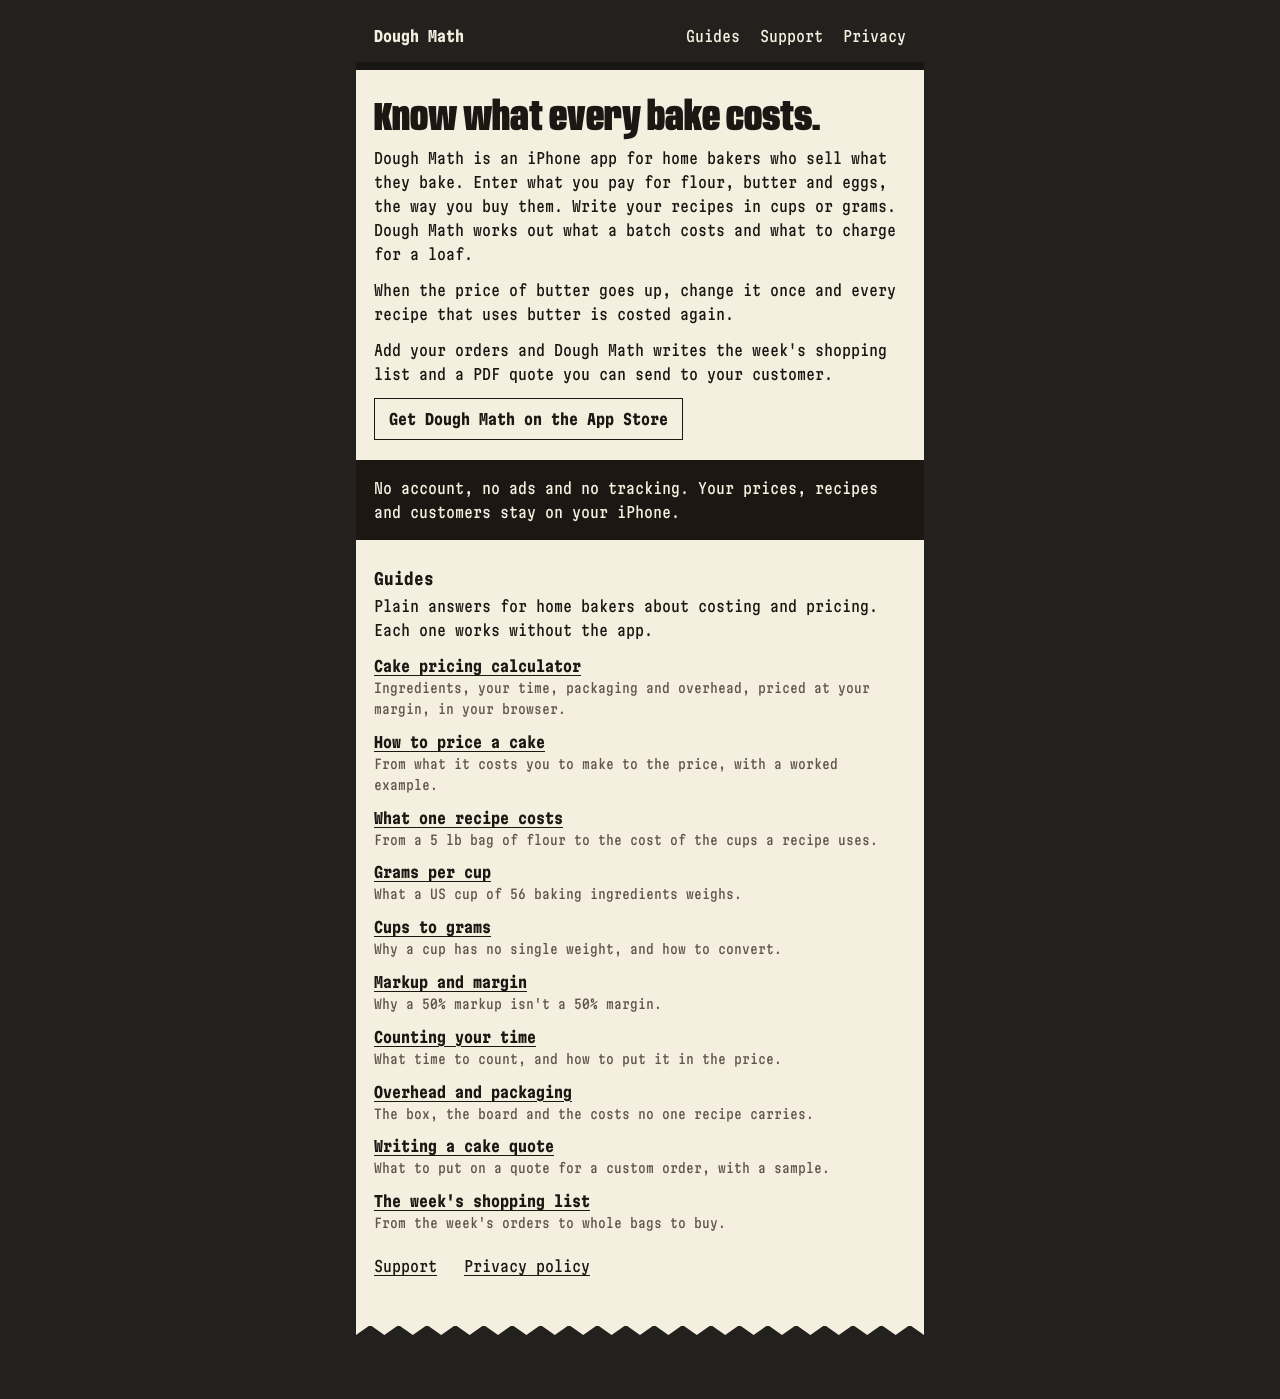
<file: index.html>
<!doctype html>
<html lang="en">
<head>
<meta charset="utf-8">
<meta name="viewport" content="width=device-width, initial-scale=1">
<title>Dough Math</title>
<meta name="description" content="Dough Math: recipe costing, order planning and quotes for home bakers, on iPhone.">
<link rel="canonical" href="https://andrewham1lton.github.io/dough-math/">
<meta name="apple-itunes-app" content="app-id=6837884777">
<link rel="stylesheet" href="style.css">
</head>
<body>
<div class="counter">
<nav><a class="name" href="./">Dough Math</a><a href="./#guides">Guides</a><a href="support.html">Support</a><a href="privacy.html">Privacy</a></nav>
<div class="slot"></div>
<main class="slip">
  <h1>Know what every bake costs.</h1>
  <p>Dough Math is an iPhone app for home bakers who sell what they bake. Enter what you pay for flour, butter and eggs, the way you buy them. Write your recipes in cups or grams. Dough Math works out what a batch costs and what to charge for a loaf.</p>
  <p>When the price of butter goes up, change it once and every recipe that uses butter is costed again.</p>
  <p>Add your orders and Dough Math writes the week's shopping list and a PDF quote you can send to your customer.</p>
  <p><a class="store" href="https://apps.apple.com/app/apple-store/id6837884777?pt=128607626&amp;ct=site-home&amp;mt=8">Get Dough Math on the App Store</a></p>
  <div class="band"><p>No account, no ads and no tracking. Your prices, recipes and customers stay on your iPhone.</p></div>

  <h2 id="guides">Guides</h2>
  <p>Plain answers for home bakers about costing and pricing. Each one works without the app.</p>
  <ul class="guides">
    <li><a href="cake-pricing-calculator.html">Cake pricing calculator</a><span>Ingredients, your time, packaging and overhead, priced at your margin, in your browser.</span></li>
    <li><a href="how-to-price-a-cake.html">How to price a cake</a><span>From what it costs you to make to the price, with a worked example.</span></li>
    <li><a href="recipe-cost-from-bag-prices.html">What one recipe costs</a><span>From a 5 lb bag of flour to the cost of the cups a recipe uses.</span></li>
    <li><a href="grams-per-cup-baking.html">Grams per cup</a><span>What a US cup of 56 baking ingredients weighs.</span></li>
    <li><a href="cups-to-grams-baking.html">Cups to grams</a><span>Why a cup has no single weight, and how to convert.</span></li>
    <li><a href="markup-vs-margin-for-bakers.html">Markup and margin</a><span>Why a 50% markup isn&#x27;t a 50% margin.</span></li>
    <li><a href="labor-cost-in-baking.html">Counting your time</a><span>What time to count, and how to put it in the price.</span></li>
    <li><a href="overhead-and-packaging-costs.html">Overhead and packaging</a><span>The box, the board and the costs no one recipe carries.</span></li>
    <li><a href="custom-cake-quote.html">Writing a cake quote</a><span>What to put on a quote for a custom order, with a sample.</span></li>
    <li><a href="bakery-shopping-list.html">The week&#x27;s shopping list</a><span>From the week&#x27;s orders to whole bags to buy.</span></li>
  </ul>
  <p style="margin-top:20px"><a href="support.html">Support</a> &nbsp; <a href="privacy.html">Privacy policy</a></p>
</main>
<div class="tear"></div>
</div>
</body>
</html>
</file>
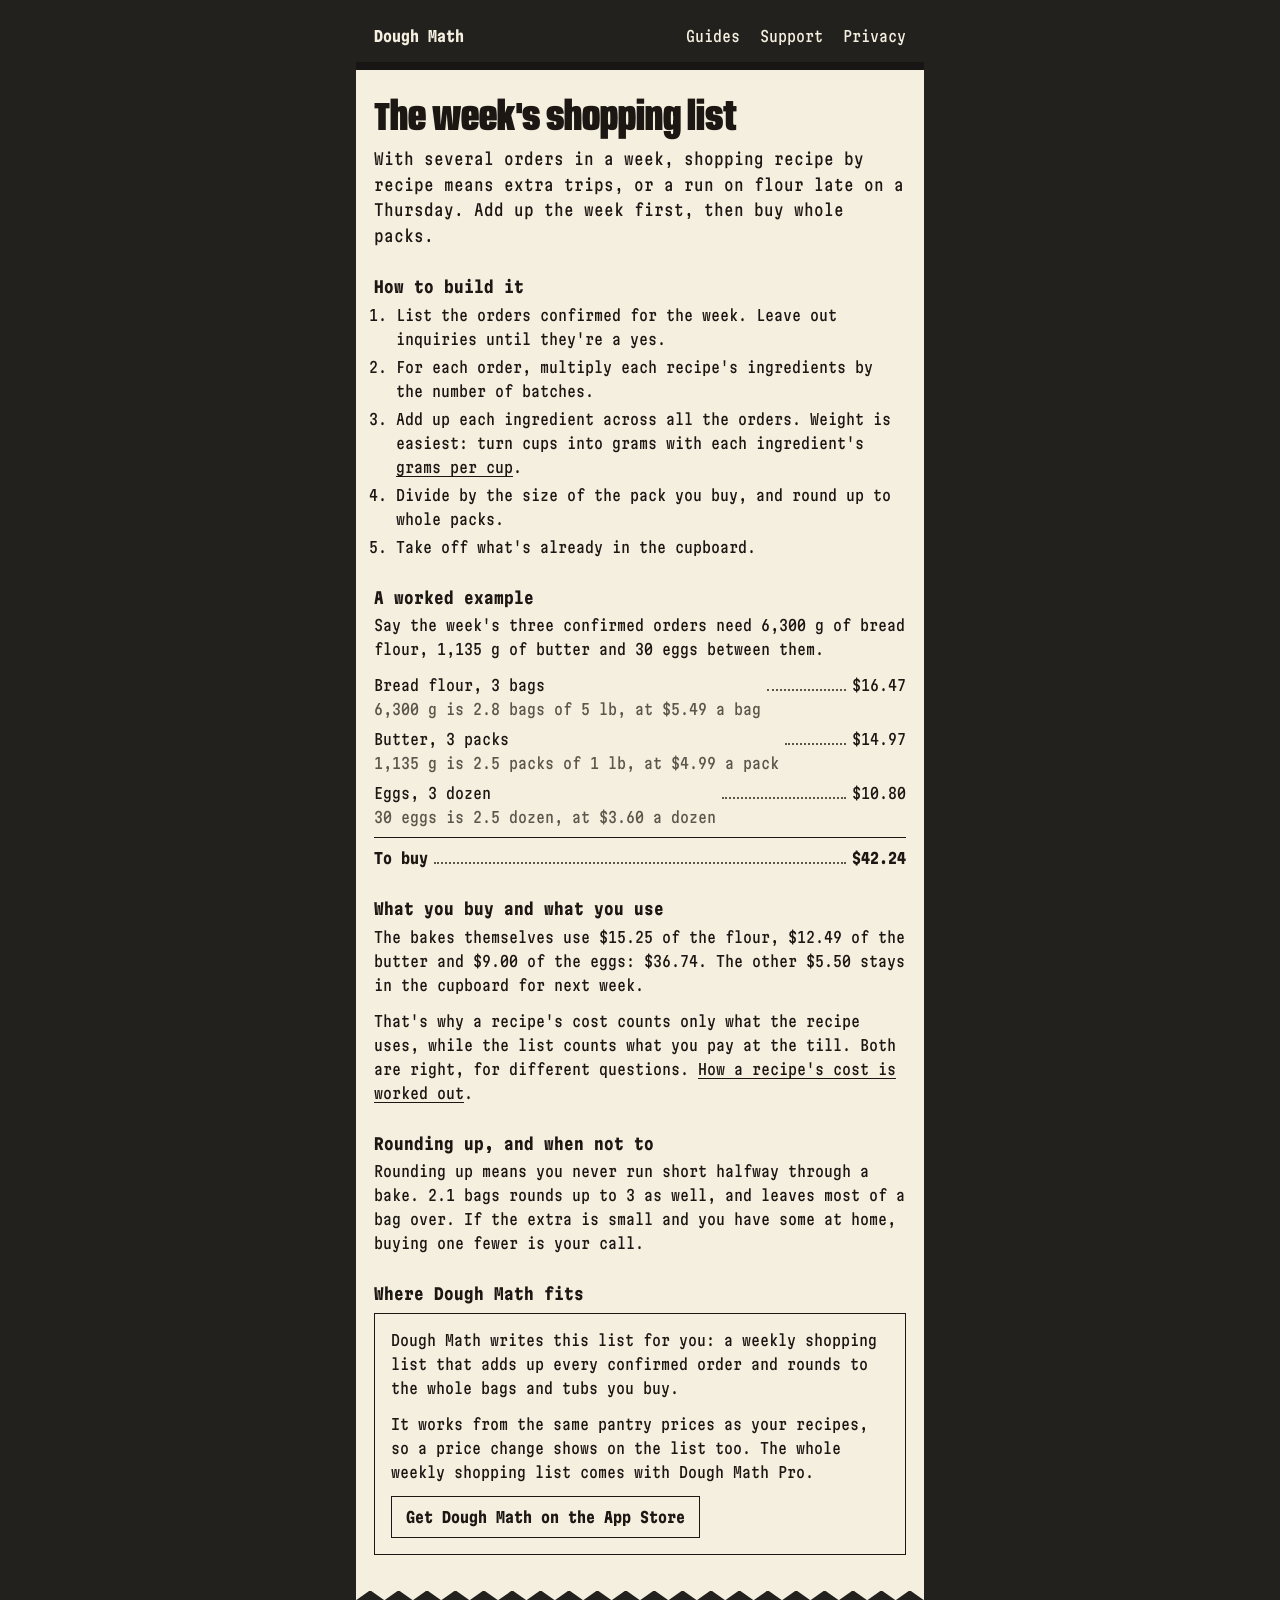
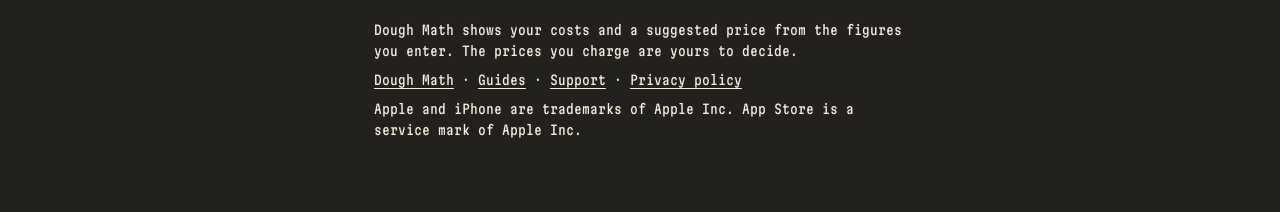
<file: bakery-shopping-list.html>
<!doctype html>
<html lang="en">
<head>
<meta charset="utf-8">
<meta name="viewport" content="width=device-width, initial-scale=1">
<title>A weekly baking shopping list from your orders</title>
<meta name="description" content="Add up what the week&#x27;s orders need, ingredient by ingredient, and turn it into whole bags and cartons to buy. How to do it by hand, with a worked example.">
<link rel="canonical" href="https://andrewham1lton.github.io/dough-math/bakery-shopping-list.html">
<meta name="apple-itunes-app" content="app-id=6837884777">
<meta property="og:type" content="article">
<meta property="og:site_name" content="Dough Math">
<meta property="og:title" content="A weekly baking shopping list from your orders">
<meta property="og:description" content="Add up what the week&#x27;s orders need, ingredient by ingredient, and turn it into whole bags and cartons to buy. How to do it by hand, with a worked example.">
<meta property="og:url" content="https://andrewham1lton.github.io/dough-math/bakery-shopping-list.html">
<link rel="stylesheet" href="style.css">
</head>
<body>
<div class="counter">
<nav><a class="name" href="./">Dough Math</a><a href="./#guides">Guides</a><a href="support.html">Support</a><a href="privacy.html">Privacy</a></nav>
<div class="slot"></div>
<main class="slip">
  <h1>The week&#x27;s shopping list</h1>
  <p class="lede">With several orders in a week, shopping recipe by recipe means extra trips, or a run on flour late on a Thursday. Add up the week first, then buy whole packs.</p>

  <h2>How to build it</h2>
  <ol>
    <li>List the orders confirmed for the week. Leave out inquiries until they&#x27;re a yes.</li>
    <li>For each order, multiply each recipe&#x27;s ingredients by the number of batches.</li>
    <li>Add up each ingredient across all the orders. Weight is easiest: turn cups into grams with each ingredient&#x27;s <a href="grams-per-cup-baking.html">grams per cup</a>.</li>
    <li>Divide by the size of the pack you buy, and round up to whole packs.</li>
    <li>Take off what&#x27;s already in the cupboard.</li>
  </ol>

  <h2>A worked example</h2>
  <p>Say the week&#x27;s three confirmed orders need 6,300 g of bread flour, 1,135 g of butter and 30 eggs between them.</p>
    <p class="line"><span>Bread flour, 3 bags<br><span class="note">6,300 g is 2.8 bags of 5 lb, at $5.49 a bag</span></span><span class="lead" aria-hidden="true"></span><span class="fig">$16.47</span></p>
    <p class="line"><span>Butter, 3 packs<br><span class="note">1,135 g is 2.5 packs of 1 lb, at $4.99 a pack</span></span><span class="lead" aria-hidden="true"></span><span class="fig">$14.97</span></p>
    <p class="line"><span>Eggs, 3 dozen<br><span class="note">30 eggs is 2.5 dozen, at $3.60 a dozen</span></span><span class="lead" aria-hidden="true"></span><span class="fig">$10.80</span></p>
    <p class="line sum"><span>To buy</span><span class="lead" aria-hidden="true"></span><span class="fig">$42.24</span></p>

  <h2>What you buy and what you use</h2>
  <p>The bakes themselves use $15.25 of the flour, $12.49 of the butter and $9.00 of the eggs: $36.74. The other $5.50 stays in the cupboard for next week.</p>
  <p>That&#x27;s why a recipe&#x27;s cost counts only what the recipe uses, while the list counts what you pay at the till. Both are right, for different questions. <a href="recipe-cost-from-bag-prices.html">How a recipe&#x27;s cost is worked out</a>.</p>

  <h2>Rounding up, and when not to</h2>
  <p>Rounding up means you never run short halfway through a bake. 2.1 bags rounds up to 3 as well, and leaves most of a bag over. If the extra is small and you have some at home, buying one fewer is your call.</p>

  <h2>Where Dough Math fits</h2>
  <div class="fits">
    <p>Dough Math writes this list for you: a weekly shopping list that adds up every confirmed order and rounds to the whole bags and tubs you buy.</p>
    <p>It works from the same pantry prices as your recipes, so a price change shows on the list too. The whole weekly shopping list comes with Dough Math Pro.</p>
    <p><a class="store" href="https://apps.apple.com/app/apple-store/id6837884777?pt=128607626&amp;ct=site-shopping-list&amp;mt=8">Get Dough Math on the App Store</a></p>
  </div>
</main>
<div class="tear"></div>
<footer>
  <p>Dough Math shows your costs and a suggested price from the figures you enter. The prices you charge are yours to decide.</p>
  <p><a href="./">Dough Math</a> · <a href="./#guides">Guides</a> · <a href="support.html">Support</a> · <a href="privacy.html">Privacy policy</a></p>
  <p>Apple and iPhone are trademarks of Apple Inc. App Store is a service mark of Apple Inc.</p>
</footer>
</div>
</body>
</html>
</file>
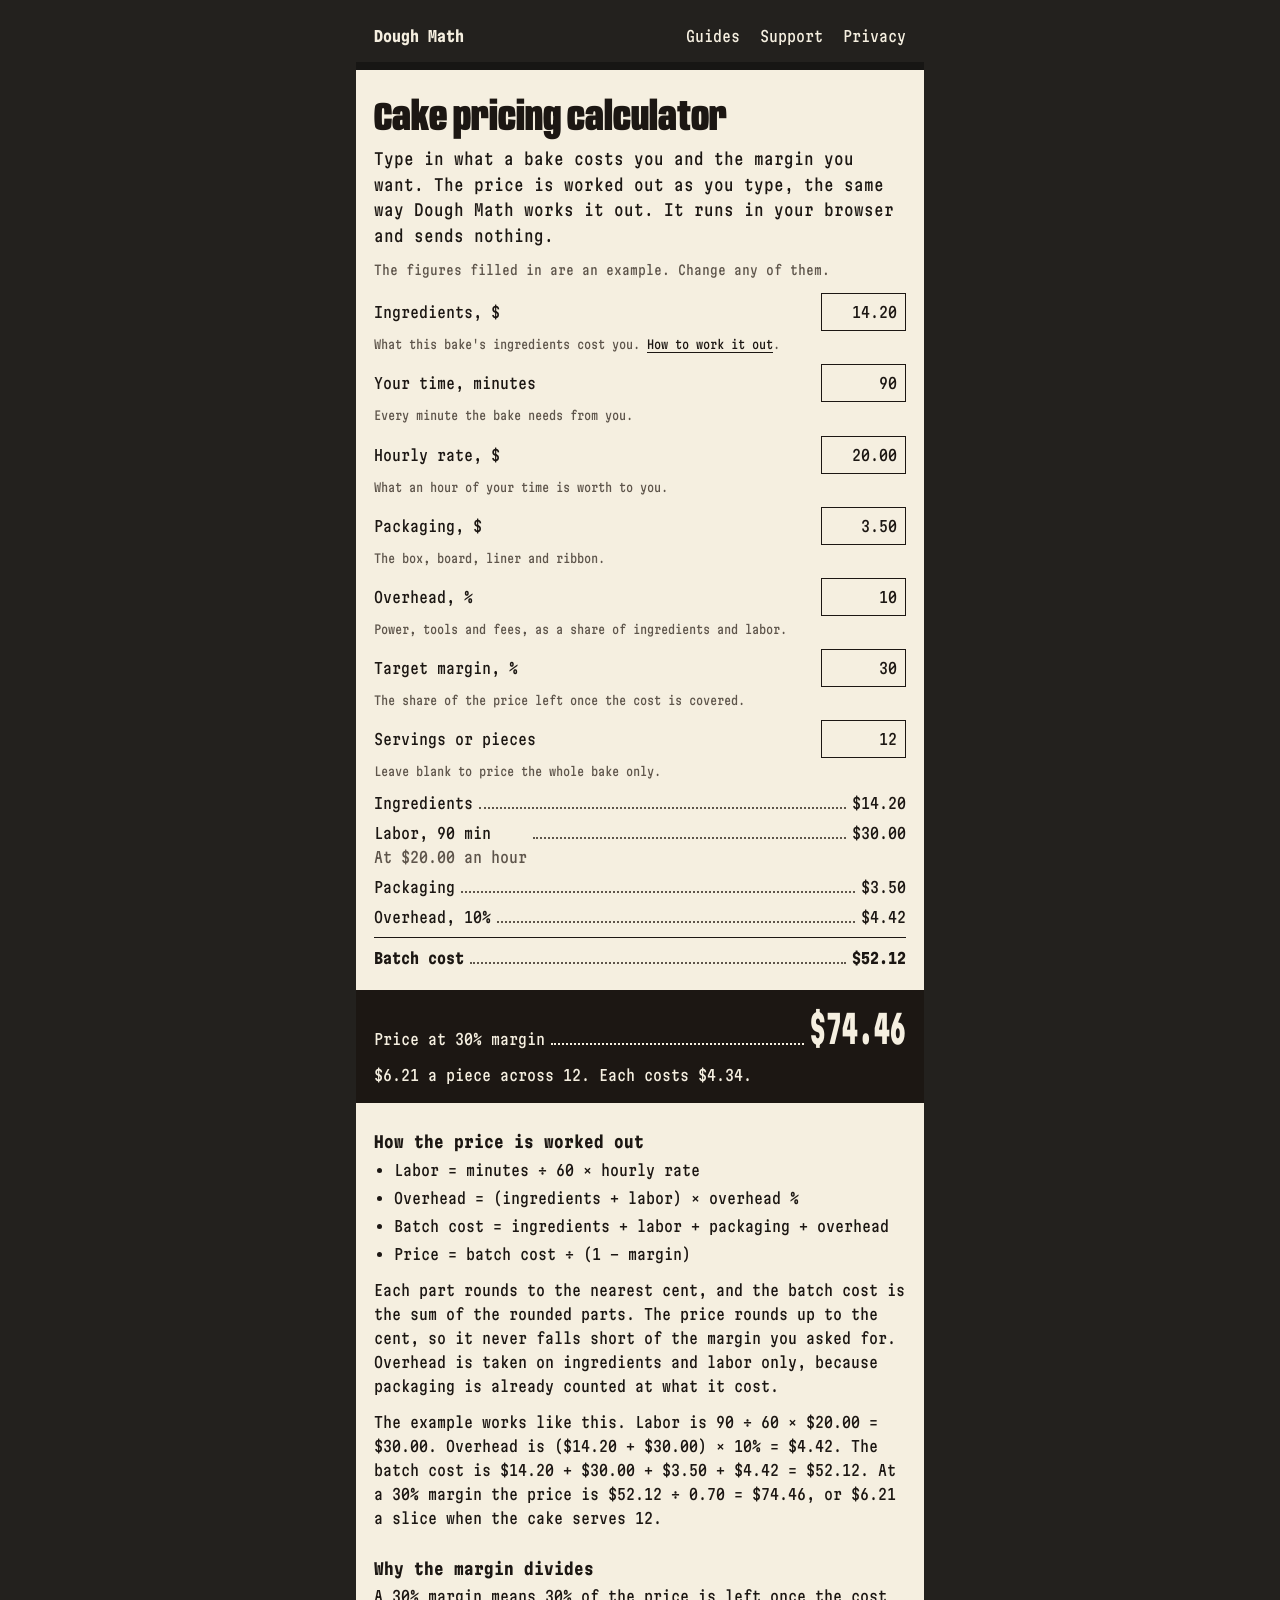
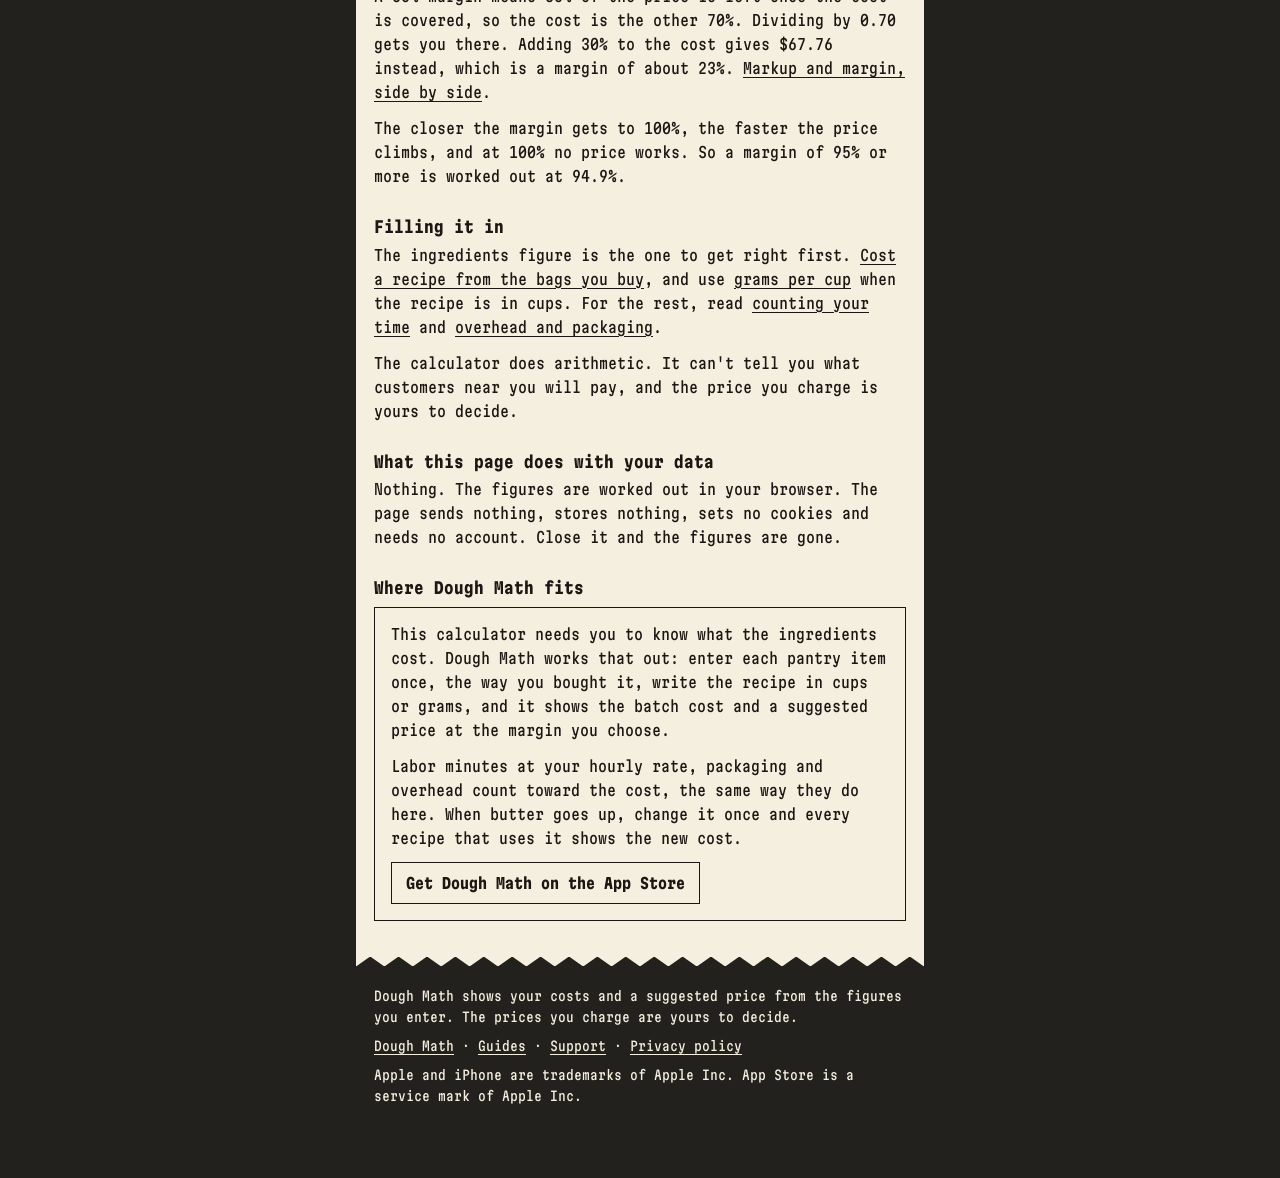
<file: cake-pricing-calculator.html>
<!doctype html>
<html lang="en">
<head>
<meta charset="utf-8">
<meta name="viewport" content="width=device-width, initial-scale=1">
<title>Free cake pricing calculator for home bakers</title>
<meta name="description" content="Work out what a cake or any bake costs, from ingredients, your time, packaging and overhead, and the price that leaves the margin you choose. Free, in your browser, nothing to install.">
<link rel="canonical" href="https://andrewham1lton.github.io/dough-math/cake-pricing-calculator.html">
<meta name="apple-itunes-app" content="app-id=6837884777">
<meta property="og:type" content="article">
<meta property="og:site_name" content="Dough Math">
<meta property="og:title" content="Free cake pricing calculator for home bakers">
<meta property="og:description" content="Work out what a cake or any bake costs, from ingredients, your time, packaging and overhead, and the price that leaves the margin you choose. Free, in your browser, nothing to install.">
<meta property="og:url" content="https://andrewham1lton.github.io/dough-math/cake-pricing-calculator.html">
<link rel="stylesheet" href="style.css">
</head>
<body>
<div class="counter">
<nav><a class="name" href="./">Dough Math</a><a href="./#guides">Guides</a><a href="support.html">Support</a><a href="privacy.html">Privacy</a></nav>
<div class="slot"></div>
<main class="slip">
  <h1>Cake pricing calculator</h1>
  <p class="lede">Type in what a bake costs you and the margin you want. The price is worked out as you type, the same way Dough Math works it out. It runs in your browser and sends nothing.</p>

  <form class="calc" id="calc">
    <fieldset>
      <legend class="faded">The figures filled in are an example. Change any of them.</legend>
    <div class="field"><label for="ingredients">Ingredients, $</label><input id="ingredients" type="text" inputmode="decimal" autocomplete="off" spellcheck="false" value="14.20" aria-describedby="h-ingredients"></div>
    <p class="hint" id="h-ingredients">What this bake&#x27;s ingredients cost you. <a href="recipe-cost-from-bag-prices.html">How to work it out</a>.</p>
    <div class="field"><label for="minutes">Your time, minutes</label><input id="minutes" type="text" inputmode="numeric" autocomplete="off" spellcheck="false" value="90" aria-describedby="h-minutes"></div>
    <p class="hint" id="h-minutes">Every minute the bake needs from you.</p>
    <div class="field"><label for="rate">Hourly rate, $</label><input id="rate" type="text" inputmode="decimal" autocomplete="off" spellcheck="false" value="20.00" aria-describedby="h-rate"></div>
    <p class="hint" id="h-rate">What an hour of your time is worth to you.</p>
    <div class="field"><label for="packaging">Packaging, $</label><input id="packaging" type="text" inputmode="decimal" autocomplete="off" spellcheck="false" value="3.50" aria-describedby="h-packaging"></div>
    <p class="hint" id="h-packaging">The box, board, liner and ribbon.</p>
    <div class="field"><label for="overhead">Overhead, %</label><input id="overhead" type="text" inputmode="decimal" autocomplete="off" spellcheck="false" value="10" aria-describedby="h-overhead"></div>
    <p class="hint" id="h-overhead">Power, tools and fees, as a share of ingredients and labor.</p>
    <div class="field"><label for="margin">Target margin, %</label><input id="margin" type="text" inputmode="decimal" autocomplete="off" spellcheck="false" value="30" aria-describedby="h-margin"></div>
    <p class="hint" id="h-margin">The share of the price left once the cost is covered.</p>
    <div class="field"><label for="pieces">Servings or pieces</label><input id="pieces" type="text" inputmode="numeric" autocomplete="off" spellcheck="false" value="12" aria-describedby="h-pieces"></div>
    <p class="hint" id="h-pieces">Leave blank to price the whole bake only.</p>
    </fieldset>
  </form>

  <section>
    <p class="line"><span>Ingredients</span><span class="lead" aria-hidden="true"></span><span class="fig"><output id="o-ing" for="ingredients">$14.20</output></span></p>
    <p class="line"><span><span id="o-labor-name">Labor, 90 min</span><br><span class="note"><span id="o-labor-note">At $20.00 an hour</span></span></span><span class="lead" aria-hidden="true"></span><span class="fig"><output id="o-labor" for="minutes rate">$30.00</output></span></p>
    <p class="line"><span>Packaging</span><span class="lead" aria-hidden="true"></span><span class="fig"><output id="o-pack" for="packaging">$3.50</output></span></p>
    <p class="line"><span><span id="o-oh-name">Overhead, 10%</span></span><span class="lead" aria-hidden="true"></span><span class="fig"><output id="o-oh" for="overhead">$4.42</output></span></p>
    <p class="line sum"><span>Batch cost</span><span class="lead" aria-hidden="true"></span><span class="fig"><output id="o-total">$52.12</output></span></p>
    <div class="band" aria-live="polite" aria-atomic="true">
      <p class="line"><span id="o-price-name">Price at 30% margin</span><span class="lead" aria-hidden="true"></span><span class="fig big" id="o-price">$74.46</span></p>
      <p id="o-piece" style="margin-top:12px">$6.21 a piece across 12. Each costs $4.34.</p>
    </div>
    <noscript><p style="margin-top:16px">The live figures need JavaScript. The formula below works just as well on paper.</p></noscript>
  </section>

  <h2>How the price is worked out</h2>
  <ul>
    <li>Labor = minutes ÷ 60 × hourly rate</li>
    <li>Overhead = (ingredients + labor) × overhead %</li>
    <li>Batch cost = ingredients + labor + packaging + overhead</li>
    <li>Price = batch cost ÷ (1 − margin)</li>
  </ul>
  <p>Each part rounds to the nearest cent, and the batch cost is the sum of the rounded parts. The price rounds up to the cent, so it never falls short of the margin you asked for. Overhead is taken on ingredients and labor only, because packaging is already counted at what it cost.</p>
  <p>The example works like this. Labor is 90 ÷ 60 × $20.00 = $30.00. Overhead is ($14.20 + $30.00) × 10% = $4.42. The batch cost is $14.20 + $30.00 + $3.50 + $4.42 = $52.12. At a 30% margin the price is $52.12 ÷ 0.70 = $74.46, or $6.21 a slice when the cake serves 12.</p>

  <h2>Why the margin divides</h2>
  <p>A 30% margin means 30% of the price is left once the cost is covered, so the cost is the other 70%. Dividing by 0.70 gets you there. Adding 30% to the cost gives $67.76 instead, which is a margin of about 23%. <a href="markup-vs-margin-for-bakers.html">Markup and margin, side by side</a>.</p>
  <p>The closer the margin gets to 100%, the faster the price climbs, and at 100% no price works. So a margin of 95% or more is worked out at 94.9%.</p>

  <h2>Filling it in</h2>
  <p>The ingredients figure is the one to get right first. <a href="recipe-cost-from-bag-prices.html">Cost a recipe from the bags you buy</a>, and use <a href="grams-per-cup-baking.html">grams per cup</a> when the recipe is in cups. For the rest, read <a href="labor-cost-in-baking.html">counting your time</a> and <a href="overhead-and-packaging-costs.html">overhead and packaging</a>.</p>
  <p>The calculator does arithmetic. It can&#x27;t tell you what customers near you will pay, and the price you charge is yours to decide.</p>

  <h2>What this page does with your data</h2>
  <p>Nothing. The figures are worked out in your browser. The page sends nothing, stores nothing, sets no cookies and needs no account. Close it and the figures are gone.</p>

  <h2>Where Dough Math fits</h2>
  <div class="fits">
    <p>This calculator needs you to know what the ingredients cost. Dough Math works that out: enter each pantry item once, the way you bought it, write the recipe in cups or grams, and it shows the batch cost and a suggested price at the margin you choose.</p>
    <p>Labor minutes at your hourly rate, packaging and overhead count toward the cost, the same way they do here. When butter goes up, change it once and every recipe that uses it shows the new cost.</p>
    <p><a class="store" href="https://apps.apple.com/app/apple-store/id6837884777?pt=128607626&amp;ct=site-calculator&amp;mt=8">Get Dough Math on the App Store</a></p>
  </div>
</main>
<div class="tear"></div>
<footer>
  <p>Dough Math shows your costs and a suggested price from the figures you enter. The prices you charge are yours to decide.</p>
  <p><a href="./">Dough Math</a> · <a href="./#guides">Guides</a> · <a href="support.html">Support</a> · <a href="privacy.html">Privacy policy</a></p>
  <p>Apple and iPhone are trademarks of Apple Inc. App Store is a service mark of Apple Inc.</p>
</footer>
</div>
<script>
(function () {
  "use strict";
  // The formulas of Dough Math's CostingCalculator (spec section 5), in whole cents with exact fractions.
  var HUNDRED = BigInt(100);
  var form = document.getElementById("calc");
  var kinds = {
    ingredients: "money", minutes: "whole", rate: "money", packaging: "money",
    overhead: "percent", margin: "percent", pieces: "whole"
  };
  var problems = {
    money: "Type an amount, such as 12.50.",
    whole: "Type a whole number, such as 90.",
    percent: "Type a percentage, such as 30."
  };
  var inputs = {}, hints = {};
  Object.keys(kinds).forEach(function (id) {
    inputs[id] = document.getElementById(id);
    hints[id] = document.getElementById("h-" + id);
    hints[id].setAttribute("data-hint", hints[id].innerHTML);
  });
  function show(id, text) {
    document.getElementById(id).textContent = text;
  }

  // A typed number as an exact fraction {num, den, places}; {num: 0} when blank; null when it isn't a number.
  function parse(text, kind) {
    var clean = text.replace(/[$,%\s]/g, "");
    if (clean === "") {
      return { num: BigInt(0), den: BigInt(1), places: 0, blank: true };
    }
    var match = /^(\d{0,9})(?:\.(\d{0,6}))?$/.exec(clean);
    if (!match || (match[1] === "" && !match[2])) {
      return null;
    }
    var decimals = match[2] || "";
    if (kind === "whole" && /[1-9]/.test(decimals)) {
      return null;
    }
    var den = BigInt(1);
    for (var i = 0; i < decimals.length; i += 1) {
      den *= BigInt(10);
    }
    return { num: BigInt((match[1] || "0") + decimals), den: den, places: decimals.length };
  }
  function nearest(num, den) {
    return (BigInt(2) * num + den) / (BigInt(2) * den);
  }
  function roundUp(num, den) {
    return (num + den - BigInt(1)) / den;
  }
  function dollars(cents) {
    var text = cents.toString();
    while (text.length < 3) {
      text = "0" + text;
    }
    var whole = text.slice(0, -2).replace(/\B(?=(\d{3})+(?!\d))/g, ",");
    return "$" + whole + "." + text.slice(-2);
  }
  function percent(value) {
    var text = value.num.toString();
    if (value.places > 0) {
      while (text.length <= value.places) {
        text = "0" + text;
      }
      text = (text.slice(0, -value.places) + "." + text.slice(-value.places)).replace(/\.?0+$/, "");
    }
    return text + "%";
  }

  function update() {
    var values = {}, broken = false;
    Object.keys(kinds).forEach(function (id) {
      var value = parse(inputs[id].value, kinds[id]);
      if (value === null) {
        broken = true;
        inputs[id].setAttribute("aria-invalid", "true");
        hints[id].textContent = problems[kinds[id]];
        hints[id].className = "hint problem";
      } else {
        inputs[id].removeAttribute("aria-invalid");
        hints[id].innerHTML = hints[id].getAttribute("data-hint");
        hints[id].className = "hint";
      }
      values[id] = value;
    });
    if (broken) {
      ["o-ing", "o-labor", "o-pack", "o-oh", "o-total", "o-price"].forEach(function (id) {
        show(id, "?");
      });
      show("o-piece", "Check the figure marked above.");
      return;
    }

    var ingredients = nearest(values.ingredients.num * HUNDRED, values.ingredients.den);
    var minutes = values.minutes.num / values.minutes.den;
    var labor = nearest(minutes * values.rate.num * HUNDRED, BigInt(60) * values.rate.den);
    var packaging = nearest(values.packaging.num * HUNDRED, values.packaging.den);
    var overhead = nearest((ingredients + labor) * values.overhead.num, values.overhead.den * HUNDRED);
    var total = ingredients + labor + packaging + overhead;

    var margin = values.margin;
    var clamped = margin.num >= BigInt(95) * margin.den;
    if (clamped) {
      margin = { num: BigInt(949), den: BigInt(10), places: 1 };
    }
    var keep = HUNDRED * margin.den - margin.num;
    var price = roundUp(total * HUNDRED * margin.den, keep);

    show("o-ing", dollars(ingredients));
    show("o-labor-name", "Labor, " + minutes.toString() + " min");
    show("o-labor-note", "At " + dollars(nearest(values.rate.num * HUNDRED, values.rate.den)) + " an hour");
    show("o-labor", dollars(labor));
    show("o-pack", dollars(packaging));
    show("o-oh-name", "Overhead, " + percent(values.overhead));
    show("o-oh", dollars(overhead));
    show("o-total", dollars(total));
    show("o-price-name", "Price at " + percent(margin) + " margin");
    show("o-price", dollars(price));
    if (clamped) {
      hints.margin.textContent = "Worked out at 94.9%. At 95% or more the price climbs without limit.";
    }

    var pieces = values.pieces.num / values.pieces.den;
    if (pieces > BigInt(0)) {
      var each = roundUp(total * HUNDRED * margin.den, keep * pieces);
      show("o-piece", dollars(each) + " a piece across " + pieces.toString() + ". Each costs " +
        dollars(nearest(total, pieces)) + ".");
    } else {
      show("o-piece", "Add servings or pieces to see the price of one.");
    }
  }

  form.addEventListener("input", update);
  form.addEventListener("submit", function (event) {
    event.preventDefault();
  });
  update();
})();
</script>
</body>
</html>
</file>
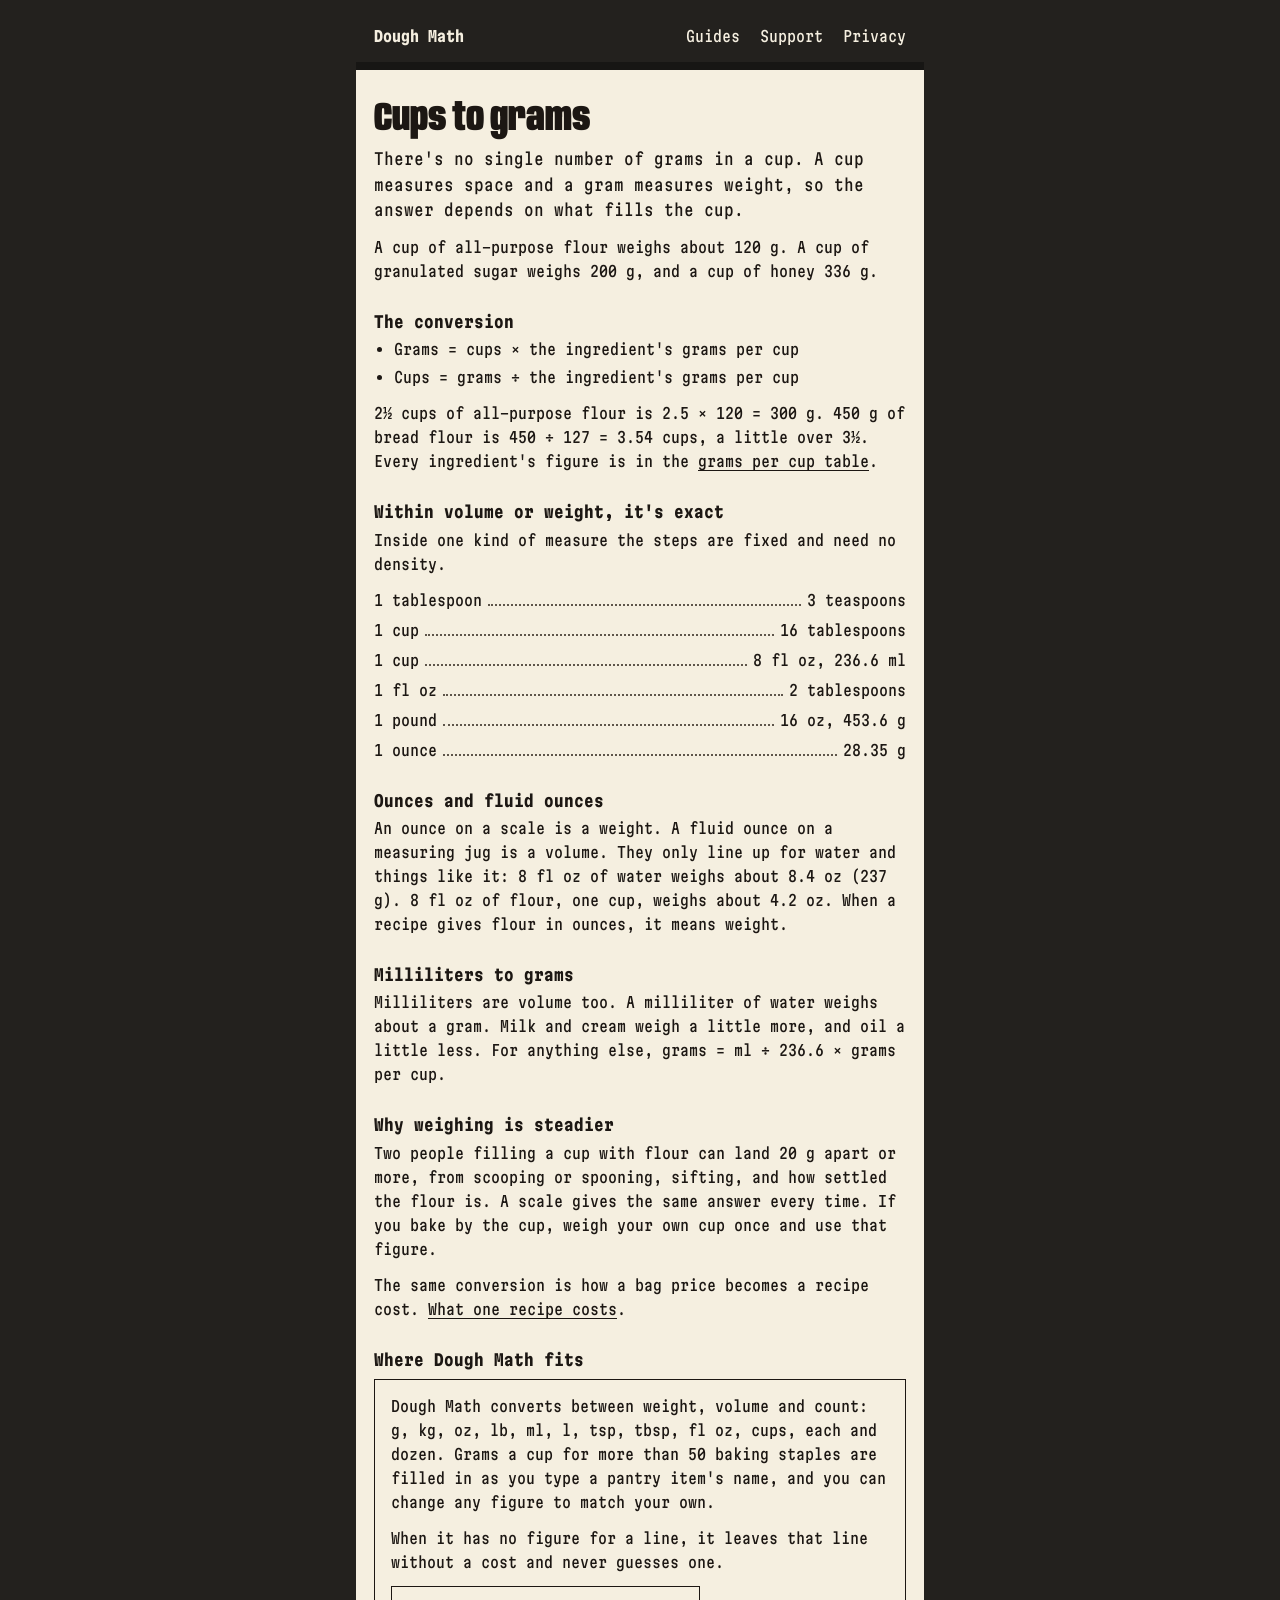
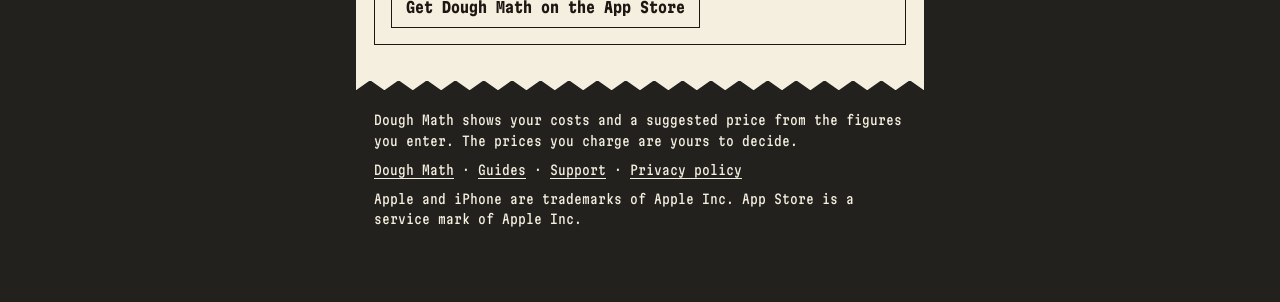
<file: cups-to-grams-baking.html>
<!doctype html>
<html lang="en">
<head>
<meta charset="utf-8">
<meta name="viewport" content="width=device-width, initial-scale=1">
<title>Cups to grams for baking, and why there&#x27;s no single answer</title>
<meta name="description" content="A cup is a volume and a gram is a weight, so converting needs the ingredient&#x27;s grams per cup. How to convert cups to grams for flour, sugar, butter and liquids, and where it goes wrong.">
<link rel="canonical" href="https://andrewham1lton.github.io/dough-math/cups-to-grams-baking.html">
<meta name="apple-itunes-app" content="app-id=6837884777">
<meta property="og:type" content="article">
<meta property="og:site_name" content="Dough Math">
<meta property="og:title" content="Cups to grams for baking, and why there&#x27;s no single answer">
<meta property="og:description" content="A cup is a volume and a gram is a weight, so converting needs the ingredient&#x27;s grams per cup. How to convert cups to grams for flour, sugar, butter and liquids, and where it goes wrong.">
<meta property="og:url" content="https://andrewham1lton.github.io/dough-math/cups-to-grams-baking.html">
<link rel="stylesheet" href="style.css">
</head>
<body>
<div class="counter">
<nav><a class="name" href="./">Dough Math</a><a href="./#guides">Guides</a><a href="support.html">Support</a><a href="privacy.html">Privacy</a></nav>
<div class="slot"></div>
<main class="slip">
  <h1>Cups to grams</h1>
  <p class="lede">There&#x27;s no single number of grams in a cup. A cup measures space and a gram measures weight, so the answer depends on what fills the cup.</p>
  <p>A cup of all-purpose flour weighs about 120 g. A cup of granulated sugar weighs 200 g, and a cup of honey 336 g.</p>

  <h2>The conversion</h2>
  <ul>
    <li>Grams = cups × the ingredient&#x27;s grams per cup</li>
    <li>Cups = grams ÷ the ingredient&#x27;s grams per cup</li>
  </ul>
  <p>2½ cups of all-purpose flour is 2.5 × 120 = 300 g. 450 g of bread flour is 450 ÷ 127 = 3.54 cups, a little over 3½. Every ingredient&#x27;s figure is in the <a href="grams-per-cup-baking.html">grams per cup table</a>.</p>

  <h2>Within volume or weight, it&#x27;s exact</h2>
  <p>Inside one kind of measure the steps are fixed and need no density.</p>
    <p class="line"><span>1 tablespoon</span><span class="lead" aria-hidden="true"></span><span class="fig">3 teaspoons</span></p>
    <p class="line"><span>1 cup</span><span class="lead" aria-hidden="true"></span><span class="fig">16 tablespoons</span></p>
    <p class="line"><span>1 cup</span><span class="lead" aria-hidden="true"></span><span class="fig">8 fl oz, 236.6 ml</span></p>
    <p class="line"><span>1 fl oz</span><span class="lead" aria-hidden="true"></span><span class="fig">2 tablespoons</span></p>
    <p class="line"><span>1 pound</span><span class="lead" aria-hidden="true"></span><span class="fig">16 oz, 453.6 g</span></p>
    <p class="line"><span>1 ounce</span><span class="lead" aria-hidden="true"></span><span class="fig">28.35 g</span></p>

  <h2>Ounces and fluid ounces</h2>
  <p>An ounce on a scale is a weight. A fluid ounce on a measuring jug is a volume. They only line up for water and things like it: 8 fl oz of water weighs about 8.4 oz (237 g). 8 fl oz of flour, one cup, weighs about 4.2 oz. When a recipe gives flour in ounces, it means weight.</p>

  <h2>Milliliters to grams</h2>
  <p>Milliliters are volume too. A milliliter of water weighs about a gram. Milk and cream weigh a little more, and oil a little less. For anything else, grams = ml ÷ 236.6 × grams per cup.</p>

  <h2>Why weighing is steadier</h2>
  <p>Two people filling a cup with flour can land 20 g apart or more, from scooping or spooning, sifting, and how settled the flour is. A scale gives the same answer every time. If you bake by the cup, weigh your own cup once and use that figure.</p>
  <p>The same conversion is how a bag price becomes a recipe cost. <a href="recipe-cost-from-bag-prices.html">What one recipe costs</a>.</p>

  <h2>Where Dough Math fits</h2>
  <div class="fits">
    <p>Dough Math converts between weight, volume and count: g, kg, oz, lb, ml, l, tsp, tbsp, fl oz, cups, each and dozen. Grams a cup for more than 50 baking staples are filled in as you type a pantry item&#x27;s name, and you can change any figure to match your own.</p>
    <p>When it has no figure for a line, it leaves that line without a cost and never guesses one.</p>
    <p><a class="store" href="https://apps.apple.com/app/apple-store/id6837884777?pt=128607626&amp;ct=site-cups-to-grams&amp;mt=8">Get Dough Math on the App Store</a></p>
  </div>
</main>
<div class="tear"></div>
<footer>
  <p>Dough Math shows your costs and a suggested price from the figures you enter. The prices you charge are yours to decide.</p>
  <p><a href="./">Dough Math</a> · <a href="./#guides">Guides</a> · <a href="support.html">Support</a> · <a href="privacy.html">Privacy policy</a></p>
  <p>Apple and iPhone are trademarks of Apple Inc. App Store is a service mark of Apple Inc.</p>
</footer>
</div>
</body>
</html>
</file>
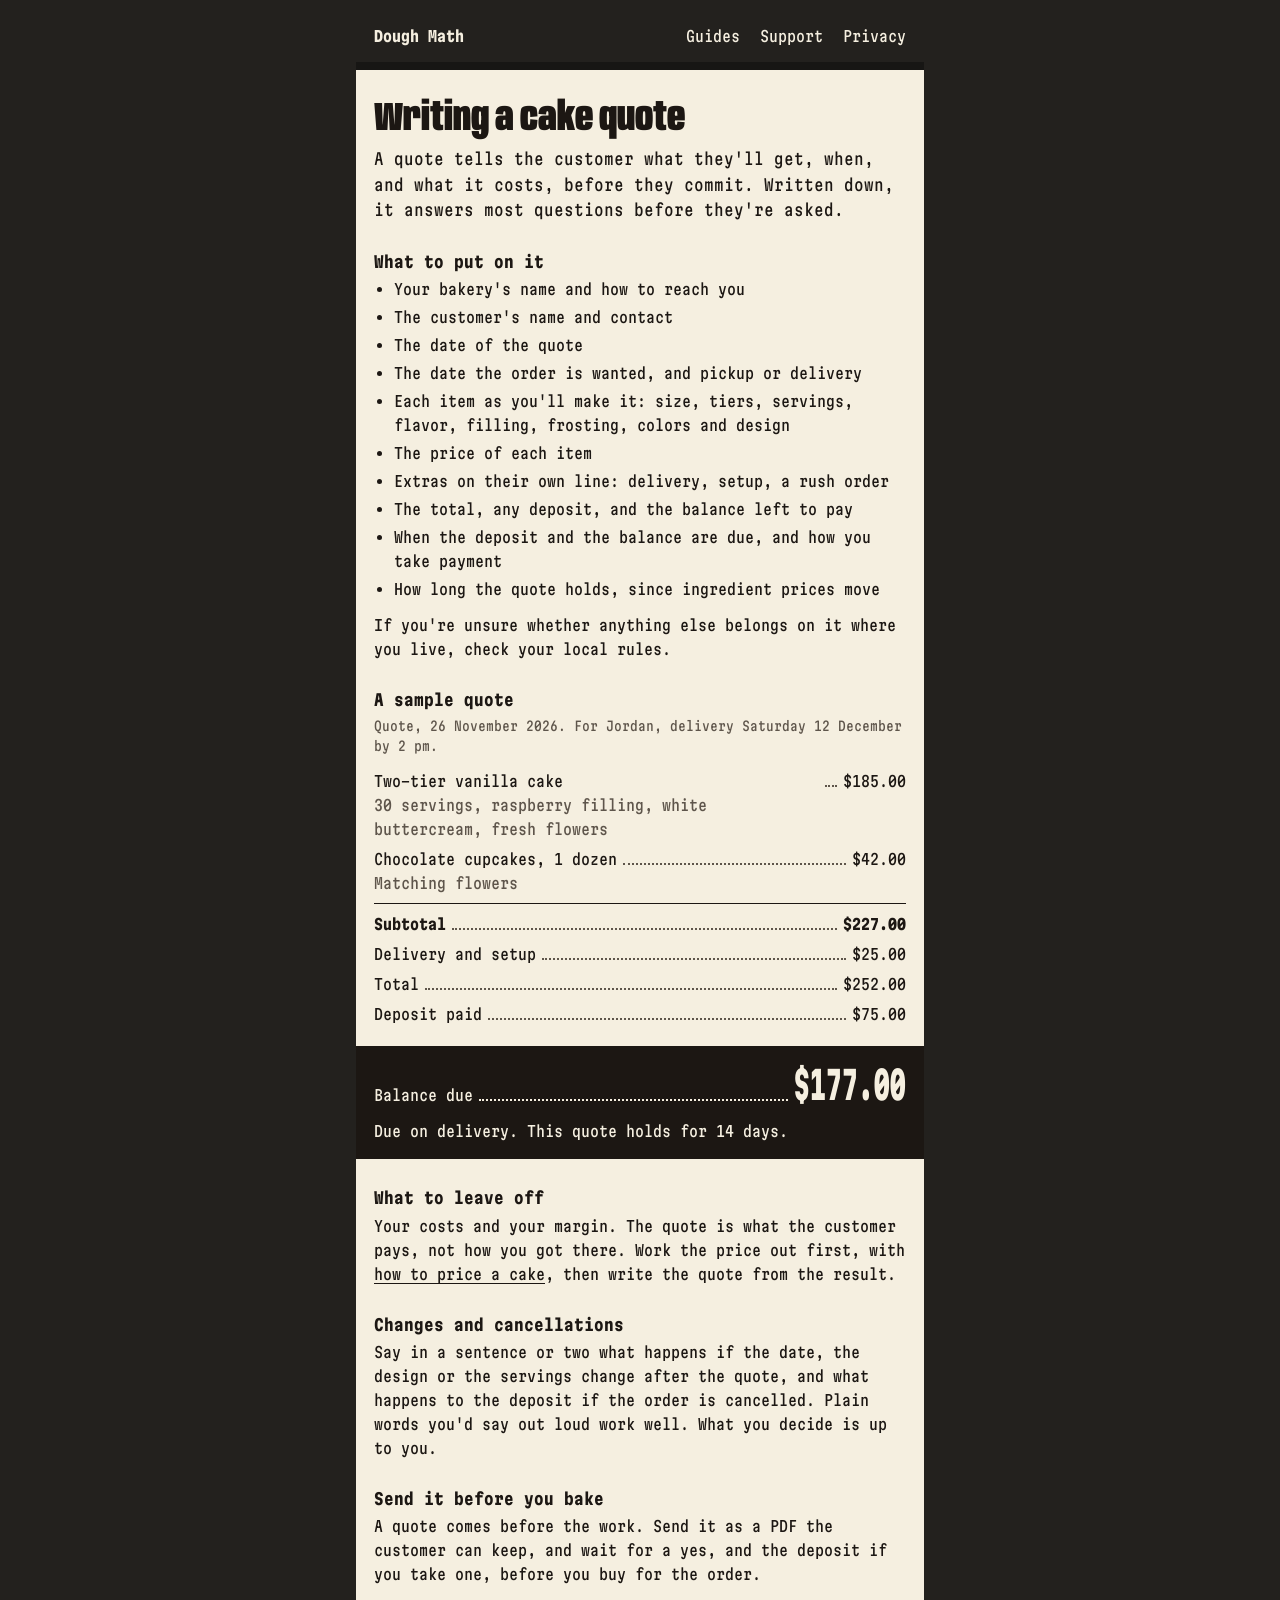
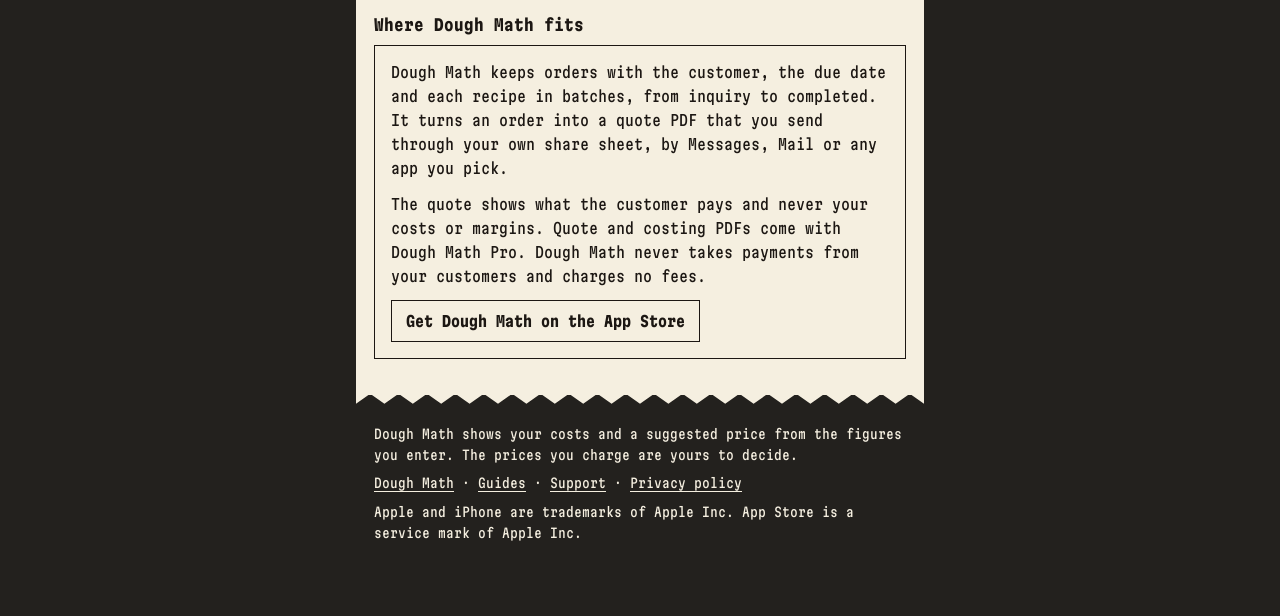
<file: custom-cake-quote.html>
<!doctype html>
<html lang="en">
<head>
<meta charset="utf-8">
<meta name="viewport" content="width=device-width, initial-scale=1">
<title>What to put on a quote for a custom cake order</title>
<meta name="description" content="A clear quote saves back-and-forth with a customer. What to put on one for a custom cake: the details, each price, extras, the deposit and the balance due, with a sample.">
<link rel="canonical" href="https://andrewham1lton.github.io/dough-math/custom-cake-quote.html">
<meta name="apple-itunes-app" content="app-id=6837884777">
<meta property="og:type" content="article">
<meta property="og:site_name" content="Dough Math">
<meta property="og:title" content="What to put on a quote for a custom cake order">
<meta property="og:description" content="A clear quote saves back-and-forth with a customer. What to put on one for a custom cake: the details, each price, extras, the deposit and the balance due, with a sample.">
<meta property="og:url" content="https://andrewham1lton.github.io/dough-math/custom-cake-quote.html">
<link rel="stylesheet" href="style.css">
</head>
<body>
<div class="counter">
<nav><a class="name" href="./">Dough Math</a><a href="./#guides">Guides</a><a href="support.html">Support</a><a href="privacy.html">Privacy</a></nav>
<div class="slot"></div>
<main class="slip">
  <h1>Writing a cake quote</h1>
  <p class="lede">A quote tells the customer what they&#x27;ll get, when, and what it costs, before they commit. Written down, it answers most questions before they&#x27;re asked.</p>

  <h2>What to put on it</h2>
  <ul>
    <li>Your bakery&#x27;s name and how to reach you</li>
    <li>The customer&#x27;s name and contact</li>
    <li>The date of the quote</li>
    <li>The date the order is wanted, and pickup or delivery</li>
    <li>Each item as you&#x27;ll make it: size, tiers, servings, flavor, filling, frosting, colors and design</li>
    <li>The price of each item</li>
    <li>Extras on their own line: delivery, setup, a rush order</li>
    <li>The total, any deposit, and the balance left to pay</li>
    <li>When the deposit and the balance are due, and how you take payment</li>
    <li>How long the quote holds, since ingredient prices move</li>
  </ul>
  <p>If you&#x27;re unsure whether anything else belongs on it where you live, check your local rules.</p>

  <h2>A sample quote</h2>
  <p class="faded">Quote, 26 November 2026. For Jordan, delivery Saturday 12 December by 2 pm.</p>
    <p class="line"><span>Two-tier vanilla cake<br><span class="note">30 servings, raspberry filling, white buttercream, fresh flowers</span></span><span class="lead" aria-hidden="true"></span><span class="fig">$185.00</span></p>
    <p class="line"><span>Chocolate cupcakes, 1 dozen<br><span class="note">Matching flowers</span></span><span class="lead" aria-hidden="true"></span><span class="fig">$42.00</span></p>
    <p class="line sum"><span>Subtotal</span><span class="lead" aria-hidden="true"></span><span class="fig">$227.00</span></p>
    <p class="line"><span>Delivery and setup</span><span class="lead" aria-hidden="true"></span><span class="fig">$25.00</span></p>
    <p class="line"><span>Total</span><span class="lead" aria-hidden="true"></span><span class="fig">$252.00</span></p>
    <p class="line"><span>Deposit paid</span><span class="lead" aria-hidden="true"></span><span class="fig">$75.00</span></p>
  <div class="band">
    <p class="line"><span>Balance due</span><span class="lead" aria-hidden="true"></span><span class="fig big">$177.00</span></p>
    <p style="margin-top:12px">Due on delivery. This quote holds for 14 days.</p>
  </div>

  <h2>What to leave off</h2>
  <p>Your costs and your margin. The quote is what the customer pays, not how you got there. Work the price out first, with <a href="how-to-price-a-cake.html">how to price a cake</a>, then write the quote from the result.</p>

  <h2>Changes and cancellations</h2>
  <p>Say in a sentence or two what happens if the date, the design or the servings change after the quote, and what happens to the deposit if the order is cancelled. Plain words you&#x27;d say out loud work well. What you decide is up to you.</p>

  <h2>Send it before you bake</h2>
  <p>A quote comes before the work. Send it as a PDF the customer can keep, and wait for a yes, and the deposit if you take one, before you buy for the order.</p>

  <h2>Where Dough Math fits</h2>
  <div class="fits">
    <p>Dough Math keeps orders with the customer, the due date and each recipe in batches, from inquiry to completed. It turns an order into a quote PDF that you send through your own share sheet, by Messages, Mail or any app you pick.</p>
    <p>The quote shows what the customer pays and never your costs or margins. Quote and costing PDFs come with Dough Math Pro. Dough Math never takes payments from your customers and charges no fees.</p>
    <p><a class="store" href="https://apps.apple.com/app/apple-store/id6837884777?pt=128607626&amp;ct=site-cake-quote&amp;mt=8">Get Dough Math on the App Store</a></p>
  </div>
</main>
<div class="tear"></div>
<footer>
  <p>Dough Math shows your costs and a suggested price from the figures you enter. The prices you charge are yours to decide.</p>
  <p><a href="./">Dough Math</a> · <a href="./#guides">Guides</a> · <a href="support.html">Support</a> · <a href="privacy.html">Privacy policy</a></p>
  <p>Apple and iPhone are trademarks of Apple Inc. App Store is a service mark of Apple Inc.</p>
</footer>
</div>
</body>
</html>
</file>
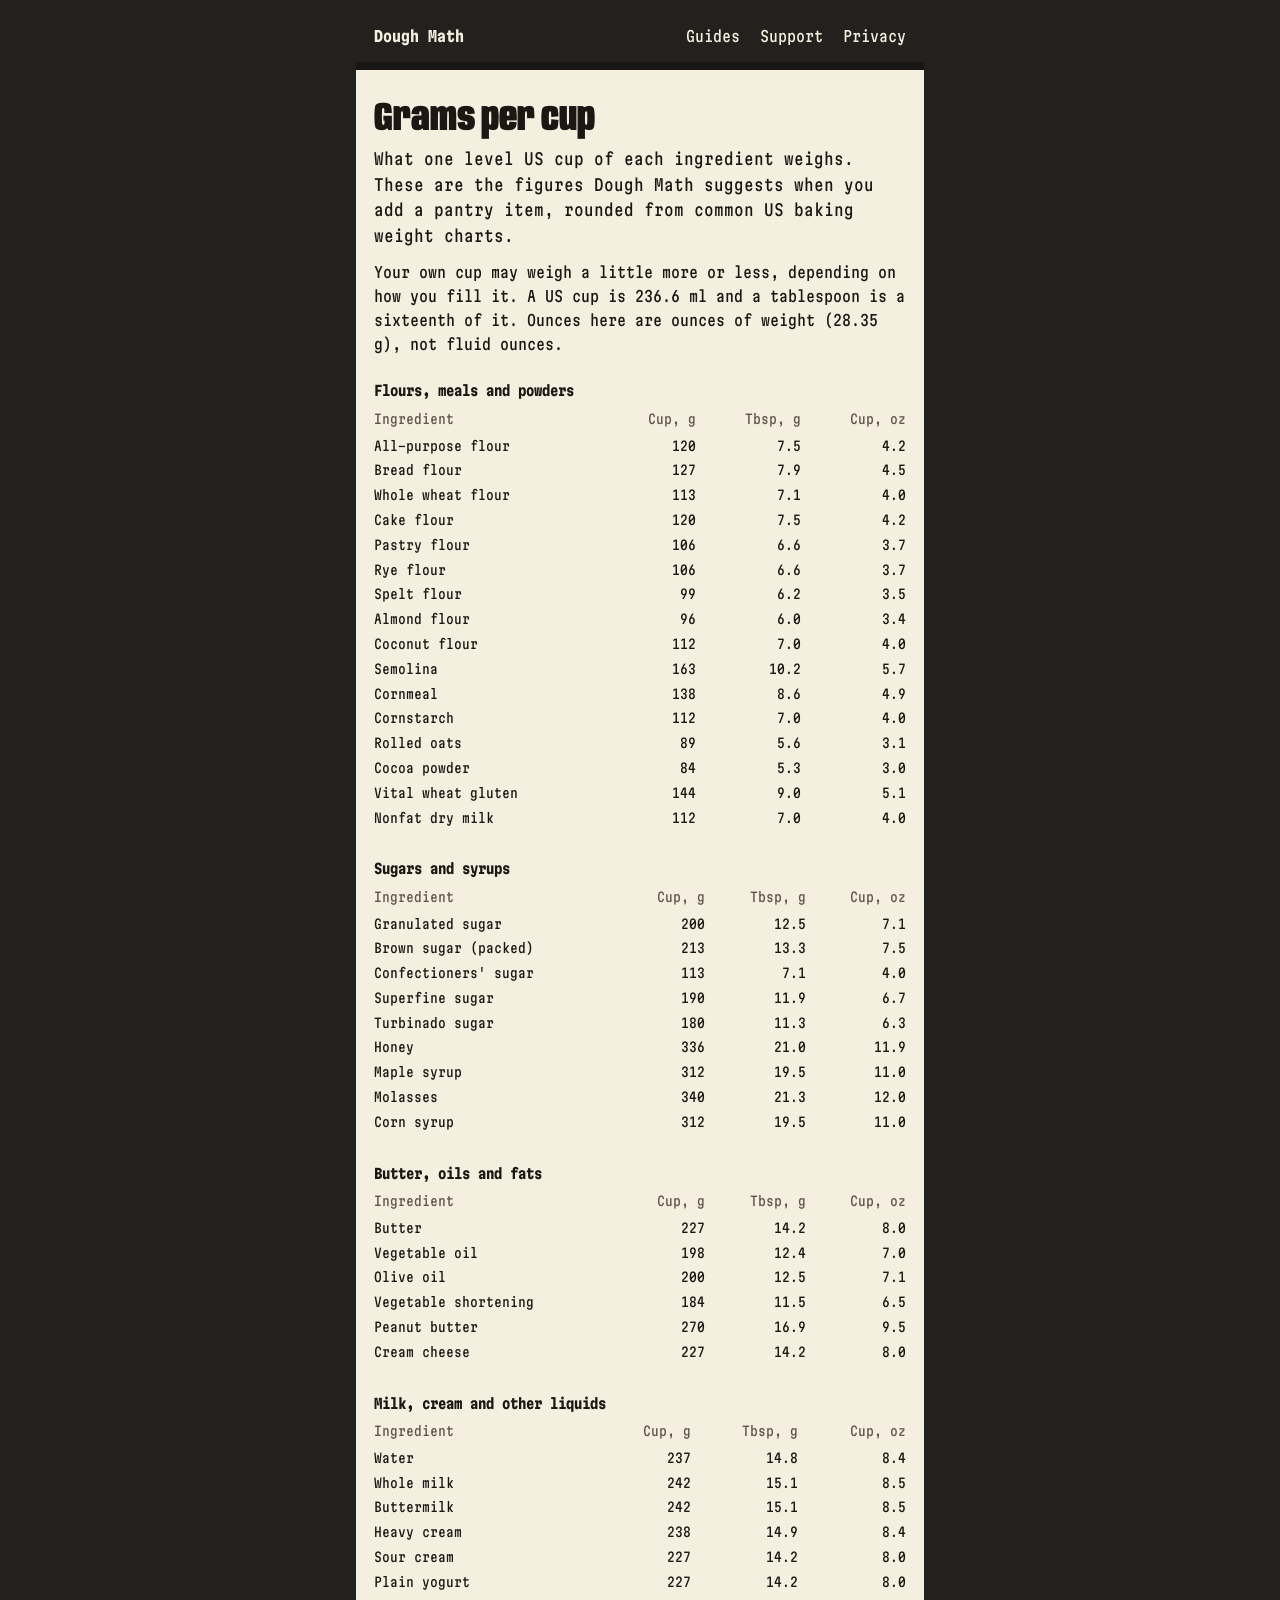
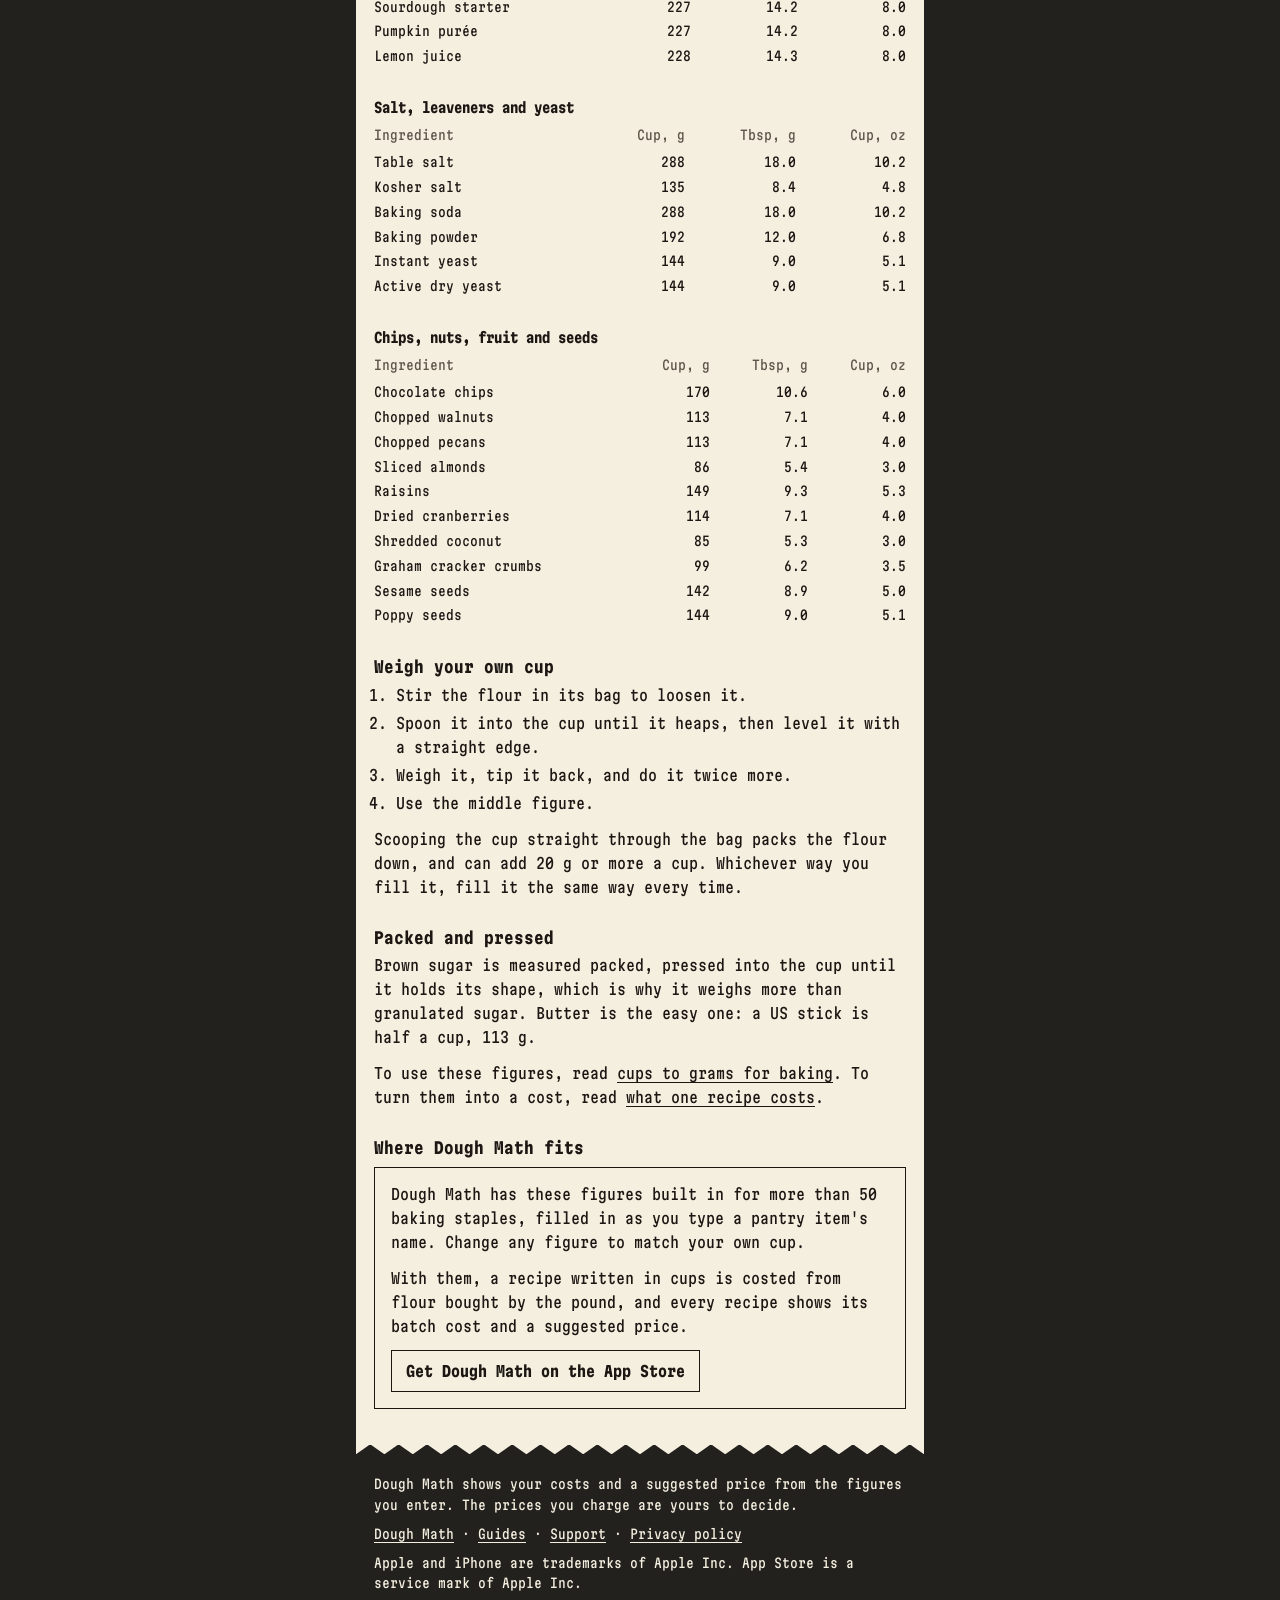
<file: grams-per-cup-baking.html>
<!doctype html>
<html lang="en">
<head>
<meta charset="utf-8">
<meta name="viewport" content="width=device-width, initial-scale=1">
<title>Grams per cup for common baking ingredients</title>
<meta name="description" content="How much a US cup of flour, sugar, butter, milk and 52 other baking ingredients weighs in grams, with tablespoons and ounces. A table to use with any recipe.">
<link rel="canonical" href="https://andrewham1lton.github.io/dough-math/grams-per-cup-baking.html">
<meta name="apple-itunes-app" content="app-id=6837884777">
<meta property="og:type" content="article">
<meta property="og:site_name" content="Dough Math">
<meta property="og:title" content="Grams per cup for common baking ingredients">
<meta property="og:description" content="How much a US cup of flour, sugar, butter, milk and 52 other baking ingredients weighs in grams, with tablespoons and ounces. A table to use with any recipe.">
<meta property="og:url" content="https://andrewham1lton.github.io/dough-math/grams-per-cup-baking.html">
<link rel="stylesheet" href="style.css">
</head>
<body>
<div class="counter">
<nav><a class="name" href="./">Dough Math</a><a href="./#guides">Guides</a><a href="support.html">Support</a><a href="privacy.html">Privacy</a></nav>
<div class="slot"></div>
<main class="slip">
  <h1>Grams per cup</h1>
  <p class="lede">What one level US cup of each ingredient weighs. These are the figures Dough Math suggests when you add a pantry item, rounded from common US baking weight charts.</p>
  <p>Your own cup may weigh a little more or less, depending on how you fill it. A US cup is 236.6 ml and a tablespoon is a sixteenth of it. Ounces here are ounces of weight (28.35 g), not fluid ounces.</p>

  <table>
    <caption>Flours, meals and powders</caption>
    <thead><tr><th scope="col">Ingredient</th><th scope="col" class="fig">Cup, g</th><th scope="col" class="fig">Tbsp, g</th><th scope="col" class="fig">Cup, oz</th></tr></thead>
    <tbody>
      <tr><th scope="row">All-purpose flour</th><td class="fig">120</td><td class="fig">7.5</td><td class="fig">4.2</td></tr>
      <tr><th scope="row">Bread flour</th><td class="fig">127</td><td class="fig">7.9</td><td class="fig">4.5</td></tr>
      <tr><th scope="row">Whole wheat flour</th><td class="fig">113</td><td class="fig">7.1</td><td class="fig">4.0</td></tr>
      <tr><th scope="row">Cake flour</th><td class="fig">120</td><td class="fig">7.5</td><td class="fig">4.2</td></tr>
      <tr><th scope="row">Pastry flour</th><td class="fig">106</td><td class="fig">6.6</td><td class="fig">3.7</td></tr>
      <tr><th scope="row">Rye flour</th><td class="fig">106</td><td class="fig">6.6</td><td class="fig">3.7</td></tr>
      <tr><th scope="row">Spelt flour</th><td class="fig">99</td><td class="fig">6.2</td><td class="fig">3.5</td></tr>
      <tr><th scope="row">Almond flour</th><td class="fig">96</td><td class="fig">6.0</td><td class="fig">3.4</td></tr>
      <tr><th scope="row">Coconut flour</th><td class="fig">112</td><td class="fig">7.0</td><td class="fig">4.0</td></tr>
      <tr><th scope="row">Semolina</th><td class="fig">163</td><td class="fig">10.2</td><td class="fig">5.7</td></tr>
      <tr><th scope="row">Cornmeal</th><td class="fig">138</td><td class="fig">8.6</td><td class="fig">4.9</td></tr>
      <tr><th scope="row">Cornstarch</th><td class="fig">112</td><td class="fig">7.0</td><td class="fig">4.0</td></tr>
      <tr><th scope="row">Rolled oats</th><td class="fig">89</td><td class="fig">5.6</td><td class="fig">3.1</td></tr>
      <tr><th scope="row">Cocoa powder</th><td class="fig">84</td><td class="fig">5.3</td><td class="fig">3.0</td></tr>
      <tr><th scope="row">Vital wheat gluten</th><td class="fig">144</td><td class="fig">9.0</td><td class="fig">5.1</td></tr>
      <tr><th scope="row">Nonfat dry milk</th><td class="fig">112</td><td class="fig">7.0</td><td class="fig">4.0</td></tr>
    </tbody>
  </table>
  <table>
    <caption>Sugars and syrups</caption>
    <thead><tr><th scope="col">Ingredient</th><th scope="col" class="fig">Cup, g</th><th scope="col" class="fig">Tbsp, g</th><th scope="col" class="fig">Cup, oz</th></tr></thead>
    <tbody>
      <tr><th scope="row">Granulated sugar</th><td class="fig">200</td><td class="fig">12.5</td><td class="fig">7.1</td></tr>
      <tr><th scope="row">Brown sugar (packed)</th><td class="fig">213</td><td class="fig">13.3</td><td class="fig">7.5</td></tr>
      <tr><th scope="row">Confectioners&#x27; sugar</th><td class="fig">113</td><td class="fig">7.1</td><td class="fig">4.0</td></tr>
      <tr><th scope="row">Superfine sugar</th><td class="fig">190</td><td class="fig">11.9</td><td class="fig">6.7</td></tr>
      <tr><th scope="row">Turbinado sugar</th><td class="fig">180</td><td class="fig">11.3</td><td class="fig">6.3</td></tr>
      <tr><th scope="row">Honey</th><td class="fig">336</td><td class="fig">21.0</td><td class="fig">11.9</td></tr>
      <tr><th scope="row">Maple syrup</th><td class="fig">312</td><td class="fig">19.5</td><td class="fig">11.0</td></tr>
      <tr><th scope="row">Molasses</th><td class="fig">340</td><td class="fig">21.3</td><td class="fig">12.0</td></tr>
      <tr><th scope="row">Corn syrup</th><td class="fig">312</td><td class="fig">19.5</td><td class="fig">11.0</td></tr>
    </tbody>
  </table>
  <table>
    <caption>Butter, oils and fats</caption>
    <thead><tr><th scope="col">Ingredient</th><th scope="col" class="fig">Cup, g</th><th scope="col" class="fig">Tbsp, g</th><th scope="col" class="fig">Cup, oz</th></tr></thead>
    <tbody>
      <tr><th scope="row">Butter</th><td class="fig">227</td><td class="fig">14.2</td><td class="fig">8.0</td></tr>
      <tr><th scope="row">Vegetable oil</th><td class="fig">198</td><td class="fig">12.4</td><td class="fig">7.0</td></tr>
      <tr><th scope="row">Olive oil</th><td class="fig">200</td><td class="fig">12.5</td><td class="fig">7.1</td></tr>
      <tr><th scope="row">Vegetable shortening</th><td class="fig">184</td><td class="fig">11.5</td><td class="fig">6.5</td></tr>
      <tr><th scope="row">Peanut butter</th><td class="fig">270</td><td class="fig">16.9</td><td class="fig">9.5</td></tr>
      <tr><th scope="row">Cream cheese</th><td class="fig">227</td><td class="fig">14.2</td><td class="fig">8.0</td></tr>
    </tbody>
  </table>
  <table>
    <caption>Milk, cream and other liquids</caption>
    <thead><tr><th scope="col">Ingredient</th><th scope="col" class="fig">Cup, g</th><th scope="col" class="fig">Tbsp, g</th><th scope="col" class="fig">Cup, oz</th></tr></thead>
    <tbody>
      <tr><th scope="row">Water</th><td class="fig">237</td><td class="fig">14.8</td><td class="fig">8.4</td></tr>
      <tr><th scope="row">Whole milk</th><td class="fig">242</td><td class="fig">15.1</td><td class="fig">8.5</td></tr>
      <tr><th scope="row">Buttermilk</th><td class="fig">242</td><td class="fig">15.1</td><td class="fig">8.5</td></tr>
      <tr><th scope="row">Heavy cream</th><td class="fig">238</td><td class="fig">14.9</td><td class="fig">8.4</td></tr>
      <tr><th scope="row">Sour cream</th><td class="fig">227</td><td class="fig">14.2</td><td class="fig">8.0</td></tr>
      <tr><th scope="row">Plain yogurt</th><td class="fig">227</td><td class="fig">14.2</td><td class="fig">8.0</td></tr>
      <tr><th scope="row">Sourdough starter</th><td class="fig">227</td><td class="fig">14.2</td><td class="fig">8.0</td></tr>
      <tr><th scope="row">Pumpkin purée</th><td class="fig">227</td><td class="fig">14.2</td><td class="fig">8.0</td></tr>
      <tr><th scope="row">Lemon juice</th><td class="fig">228</td><td class="fig">14.3</td><td class="fig">8.0</td></tr>
    </tbody>
  </table>
  <table>
    <caption>Salt, leaveners and yeast</caption>
    <thead><tr><th scope="col">Ingredient</th><th scope="col" class="fig">Cup, g</th><th scope="col" class="fig">Tbsp, g</th><th scope="col" class="fig">Cup, oz</th></tr></thead>
    <tbody>
      <tr><th scope="row">Table salt</th><td class="fig">288</td><td class="fig">18.0</td><td class="fig">10.2</td></tr>
      <tr><th scope="row">Kosher salt</th><td class="fig">135</td><td class="fig">8.4</td><td class="fig">4.8</td></tr>
      <tr><th scope="row">Baking soda</th><td class="fig">288</td><td class="fig">18.0</td><td class="fig">10.2</td></tr>
      <tr><th scope="row">Baking powder</th><td class="fig">192</td><td class="fig">12.0</td><td class="fig">6.8</td></tr>
      <tr><th scope="row">Instant yeast</th><td class="fig">144</td><td class="fig">9.0</td><td class="fig">5.1</td></tr>
      <tr><th scope="row">Active dry yeast</th><td class="fig">144</td><td class="fig">9.0</td><td class="fig">5.1</td></tr>
    </tbody>
  </table>
  <table>
    <caption>Chips, nuts, fruit and seeds</caption>
    <thead><tr><th scope="col">Ingredient</th><th scope="col" class="fig">Cup, g</th><th scope="col" class="fig">Tbsp, g</th><th scope="col" class="fig">Cup, oz</th></tr></thead>
    <tbody>
      <tr><th scope="row">Chocolate chips</th><td class="fig">170</td><td class="fig">10.6</td><td class="fig">6.0</td></tr>
      <tr><th scope="row">Chopped walnuts</th><td class="fig">113</td><td class="fig">7.1</td><td class="fig">4.0</td></tr>
      <tr><th scope="row">Chopped pecans</th><td class="fig">113</td><td class="fig">7.1</td><td class="fig">4.0</td></tr>
      <tr><th scope="row">Sliced almonds</th><td class="fig">86</td><td class="fig">5.4</td><td class="fig">3.0</td></tr>
      <tr><th scope="row">Raisins</th><td class="fig">149</td><td class="fig">9.3</td><td class="fig">5.3</td></tr>
      <tr><th scope="row">Dried cranberries</th><td class="fig">114</td><td class="fig">7.1</td><td class="fig">4.0</td></tr>
      <tr><th scope="row">Shredded coconut</th><td class="fig">85</td><td class="fig">5.3</td><td class="fig">3.0</td></tr>
      <tr><th scope="row">Graham cracker crumbs</th><td class="fig">99</td><td class="fig">6.2</td><td class="fig">3.5</td></tr>
      <tr><th scope="row">Sesame seeds</th><td class="fig">142</td><td class="fig">8.9</td><td class="fig">5.0</td></tr>
      <tr><th scope="row">Poppy seeds</th><td class="fig">144</td><td class="fig">9.0</td><td class="fig">5.1</td></tr>
    </tbody>
  </table>

  <h2>Weigh your own cup</h2>
  <ol>
    <li>Stir the flour in its bag to loosen it.</li>
    <li>Spoon it into the cup until it heaps, then level it with a straight edge.</li>
    <li>Weigh it, tip it back, and do it twice more.</li>
    <li>Use the middle figure.</li>
  </ol>
  <p>Scooping the cup straight through the bag packs the flour down, and can add 20 g or more a cup. Whichever way you fill it, fill it the same way every time.</p>

  <h2>Packed and pressed</h2>
  <p>Brown sugar is measured packed, pressed into the cup until it holds its shape, which is why it weighs more than granulated sugar. Butter is the easy one: a US stick is half a cup, 113 g.</p>
  <p>To use these figures, read <a href="cups-to-grams-baking.html">cups to grams for baking</a>. To turn them into a cost, read <a href="recipe-cost-from-bag-prices.html">what one recipe costs</a>.</p>

  <h2>Where Dough Math fits</h2>
  <div class="fits">
    <p>Dough Math has these figures built in for more than 50 baking staples, filled in as you type a pantry item&#x27;s name. Change any figure to match your own cup.</p>
    <p>With them, a recipe written in cups is costed from flour bought by the pound, and every recipe shows its batch cost and a suggested price.</p>
    <p><a class="store" href="https://apps.apple.com/app/apple-store/id6837884777?pt=128607626&amp;ct=site-grams-per-cup&amp;mt=8">Get Dough Math on the App Store</a></p>
  </div>
</main>
<div class="tear"></div>
<footer>
  <p>Dough Math shows your costs and a suggested price from the figures you enter. The prices you charge are yours to decide.</p>
  <p><a href="./">Dough Math</a> · <a href="./#guides">Guides</a> · <a href="support.html">Support</a> · <a href="privacy.html">Privacy policy</a></p>
  <p>Apple and iPhone are trademarks of Apple Inc. App Store is a service mark of Apple Inc.</p>
</footer>
</div>
</body>
</html>
</file>
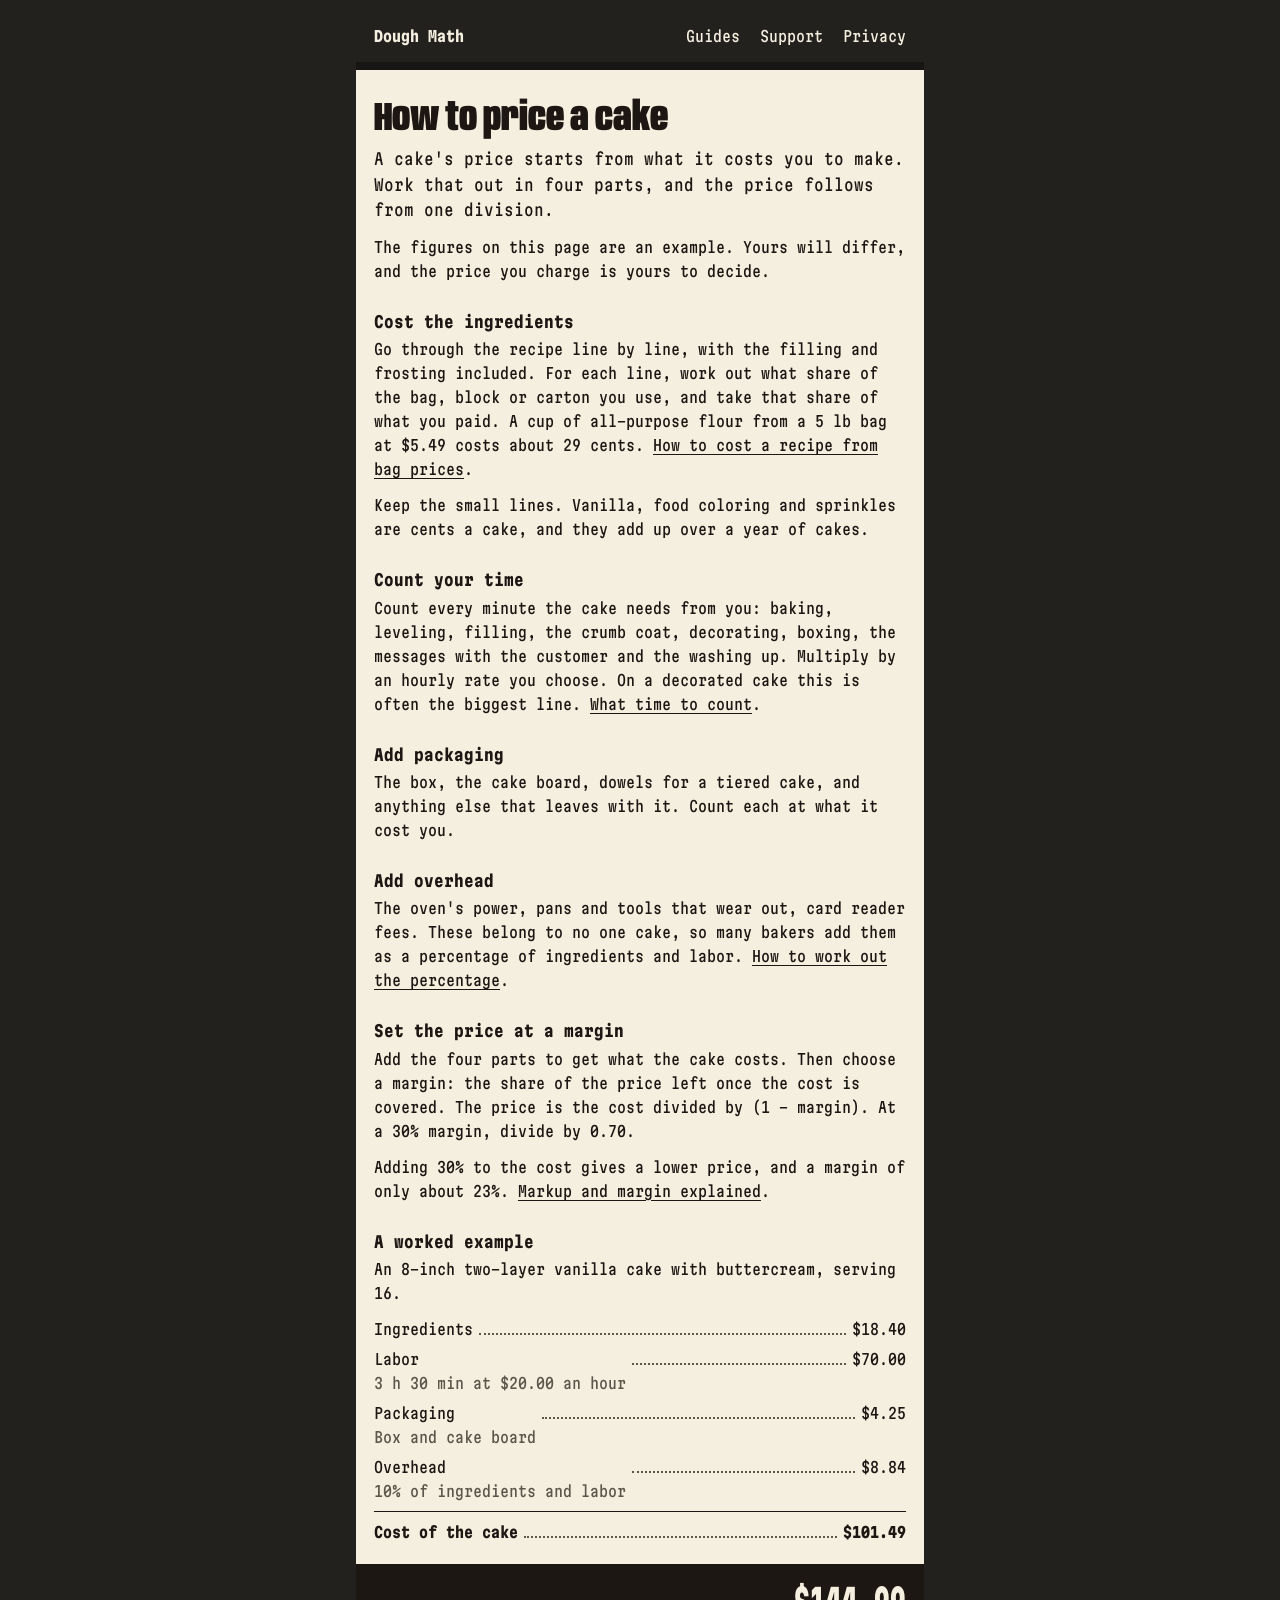
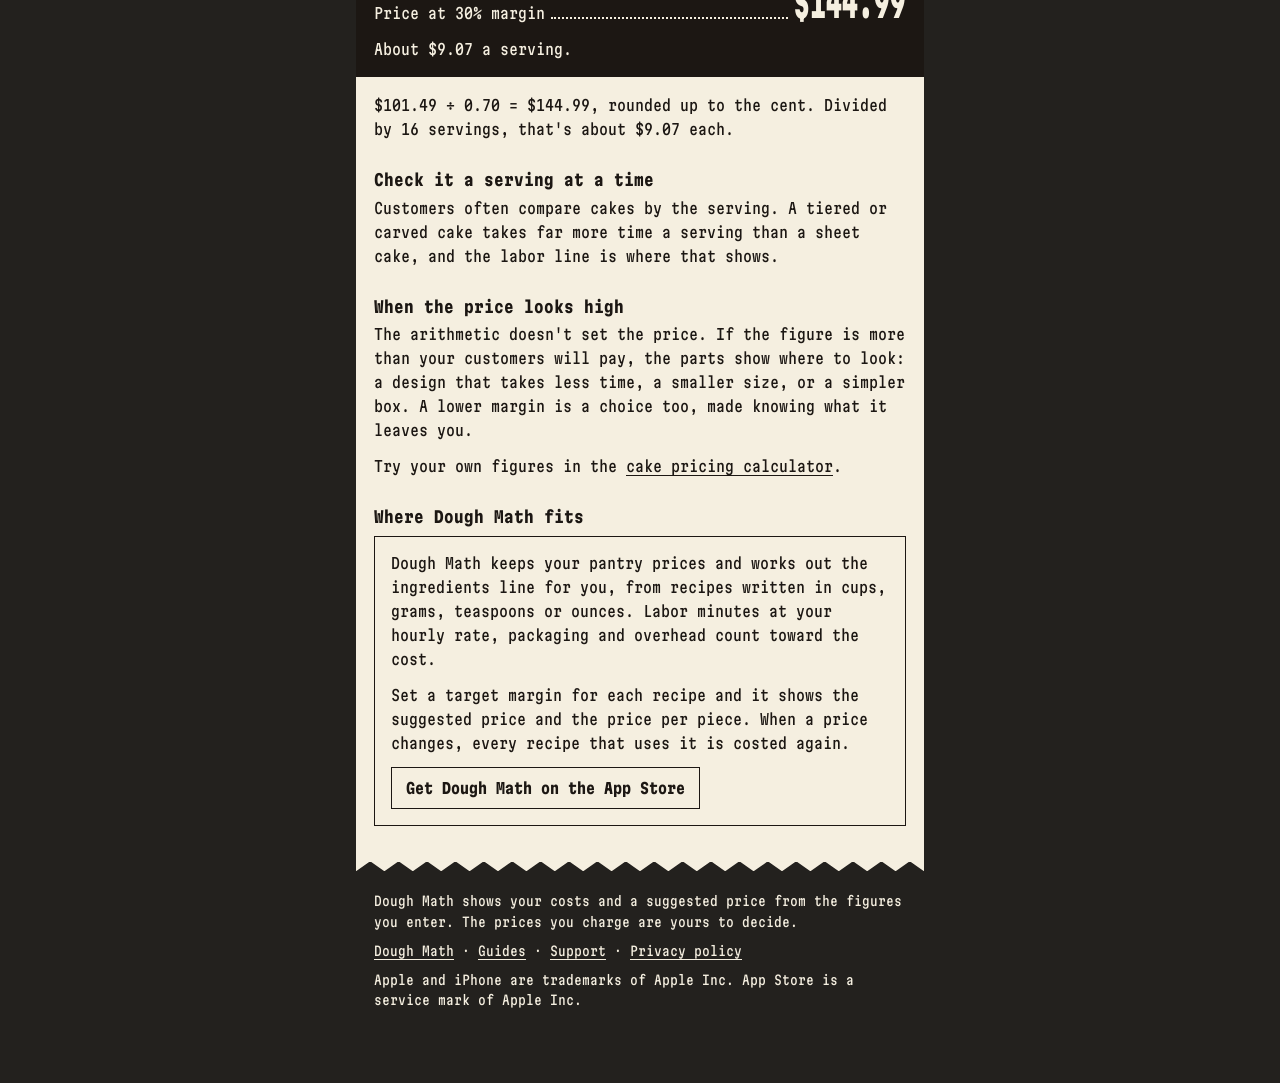
<file: how-to-price-a-cake.html>
<!doctype html>
<html lang="en">
<head>
<meta charset="utf-8">
<meta name="viewport" content="width=device-width, initial-scale=1">
<title>How to price a cake for your home bakery</title>
<meta name="description" content="A step-by-step way to price a custom cake: cost the ingredients, count your time, add packaging and overhead, then set the price at a margin. With a worked example.">
<link rel="canonical" href="https://andrewham1lton.github.io/dough-math/how-to-price-a-cake.html">
<meta name="apple-itunes-app" content="app-id=6837884777">
<meta property="og:type" content="article">
<meta property="og:site_name" content="Dough Math">
<meta property="og:title" content="How to price a cake for your home bakery">
<meta property="og:description" content="A step-by-step way to price a custom cake: cost the ingredients, count your time, add packaging and overhead, then set the price at a margin. With a worked example.">
<meta property="og:url" content="https://andrewham1lton.github.io/dough-math/how-to-price-a-cake.html">
<link rel="stylesheet" href="style.css">
</head>
<body>
<div class="counter">
<nav><a class="name" href="./">Dough Math</a><a href="./#guides">Guides</a><a href="support.html">Support</a><a href="privacy.html">Privacy</a></nav>
<div class="slot"></div>
<main class="slip">
  <h1>How to price a cake</h1>
  <p class="lede">A cake&#x27;s price starts from what it costs you to make. Work that out in four parts, and the price follows from one division.</p>
  <p>The figures on this page are an example. Yours will differ, and the price you charge is yours to decide.</p>

  <h2>Cost the ingredients</h2>
  <p>Go through the recipe line by line, with the filling and frosting included. For each line, work out what share of the bag, block or carton you use, and take that share of what you paid. A cup of all-purpose flour from a 5 lb bag at $5.49 costs about 29 cents. <a href="recipe-cost-from-bag-prices.html">How to cost a recipe from bag prices</a>.</p>
  <p>Keep the small lines. Vanilla, food coloring and sprinkles are cents a cake, and they add up over a year of cakes.</p>

  <h2>Count your time</h2>
  <p>Count every minute the cake needs from you: baking, leveling, filling, the crumb coat, decorating, boxing, the messages with the customer and the washing up. Multiply by an hourly rate you choose. On a decorated cake this is often the biggest line. <a href="labor-cost-in-baking.html">What time to count</a>.</p>

  <h2>Add packaging</h2>
  <p>The box, the cake board, dowels for a tiered cake, and anything else that leaves with it. Count each at what it cost you.</p>

  <h2>Add overhead</h2>
  <p>The oven&#x27;s power, pans and tools that wear out, card reader fees. These belong to no one cake, so many bakers add them as a percentage of ingredients and labor. <a href="overhead-and-packaging-costs.html">How to work out the percentage</a>.</p>

  <h2>Set the price at a margin</h2>
  <p>Add the four parts to get what the cake costs. Then choose a margin: the share of the price left once the cost is covered. The price is the cost divided by (1 − margin). At a 30% margin, divide by 0.70.</p>
  <p>Adding 30% to the cost gives a lower price, and a margin of only about 23%. <a href="markup-vs-margin-for-bakers.html">Markup and margin explained</a>.</p>

  <h2>A worked example</h2>
  <p>An 8-inch two-layer vanilla cake with buttercream, serving 16.</p>
    <p class="line"><span>Ingredients</span><span class="lead" aria-hidden="true"></span><span class="fig">$18.40</span></p>
    <p class="line"><span>Labor<br><span class="note">3 h 30 min at $20.00 an hour</span></span><span class="lead" aria-hidden="true"></span><span class="fig">$70.00</span></p>
    <p class="line"><span>Packaging<br><span class="note">Box and cake board</span></span><span class="lead" aria-hidden="true"></span><span class="fig">$4.25</span></p>
    <p class="line"><span>Overhead<br><span class="note">10% of ingredients and labor</span></span><span class="lead" aria-hidden="true"></span><span class="fig">$8.84</span></p>
    <p class="line sum"><span>Cost of the cake</span><span class="lead" aria-hidden="true"></span><span class="fig">$101.49</span></p>
  <div class="band">
    <p class="line"><span>Price at 30% margin</span><span class="lead" aria-hidden="true"></span><span class="fig big">$144.99</span></p>
    <p style="margin-top:12px">About $9.07 a serving.</p>
  </div>
  <p style="margin-top:16px">$101.49 ÷ 0.70 = $144.99, rounded up to the cent. Divided by 16 servings, that&#x27;s about $9.07 each.</p>

  <h2>Check it a serving at a time</h2>
  <p>Customers often compare cakes by the serving. A tiered or carved cake takes far more time a serving than a sheet cake, and the labor line is where that shows.</p>

  <h2>When the price looks high</h2>
  <p>The arithmetic doesn&#x27;t set the price. If the figure is more than your customers will pay, the parts show where to look: a design that takes less time, a smaller size, or a simpler box. A lower margin is a choice too, made knowing what it leaves you.</p>
  <p>Try your own figures in the <a href="cake-pricing-calculator.html">cake pricing calculator</a>.</p>

  <h2>Where Dough Math fits</h2>
  <div class="fits">
    <p>Dough Math keeps your pantry prices and works out the ingredients line for you, from recipes written in cups, grams, teaspoons or ounces. Labor minutes at your hourly rate, packaging and overhead count toward the cost.</p>
    <p>Set a target margin for each recipe and it shows the suggested price and the price per piece. When a price changes, every recipe that uses it is costed again.</p>
    <p><a class="store" href="https://apps.apple.com/app/apple-store/id6837884777?pt=128607626&amp;ct=site-price-a-cake&amp;mt=8">Get Dough Math on the App Store</a></p>
  </div>
</main>
<div class="tear"></div>
<footer>
  <p>Dough Math shows your costs and a suggested price from the figures you enter. The prices you charge are yours to decide.</p>
  <p><a href="./">Dough Math</a> · <a href="./#guides">Guides</a> · <a href="support.html">Support</a> · <a href="privacy.html">Privacy policy</a></p>
  <p>Apple and iPhone are trademarks of Apple Inc. App Store is a service mark of Apple Inc.</p>
</footer>
</div>
</body>
</html>
</file>
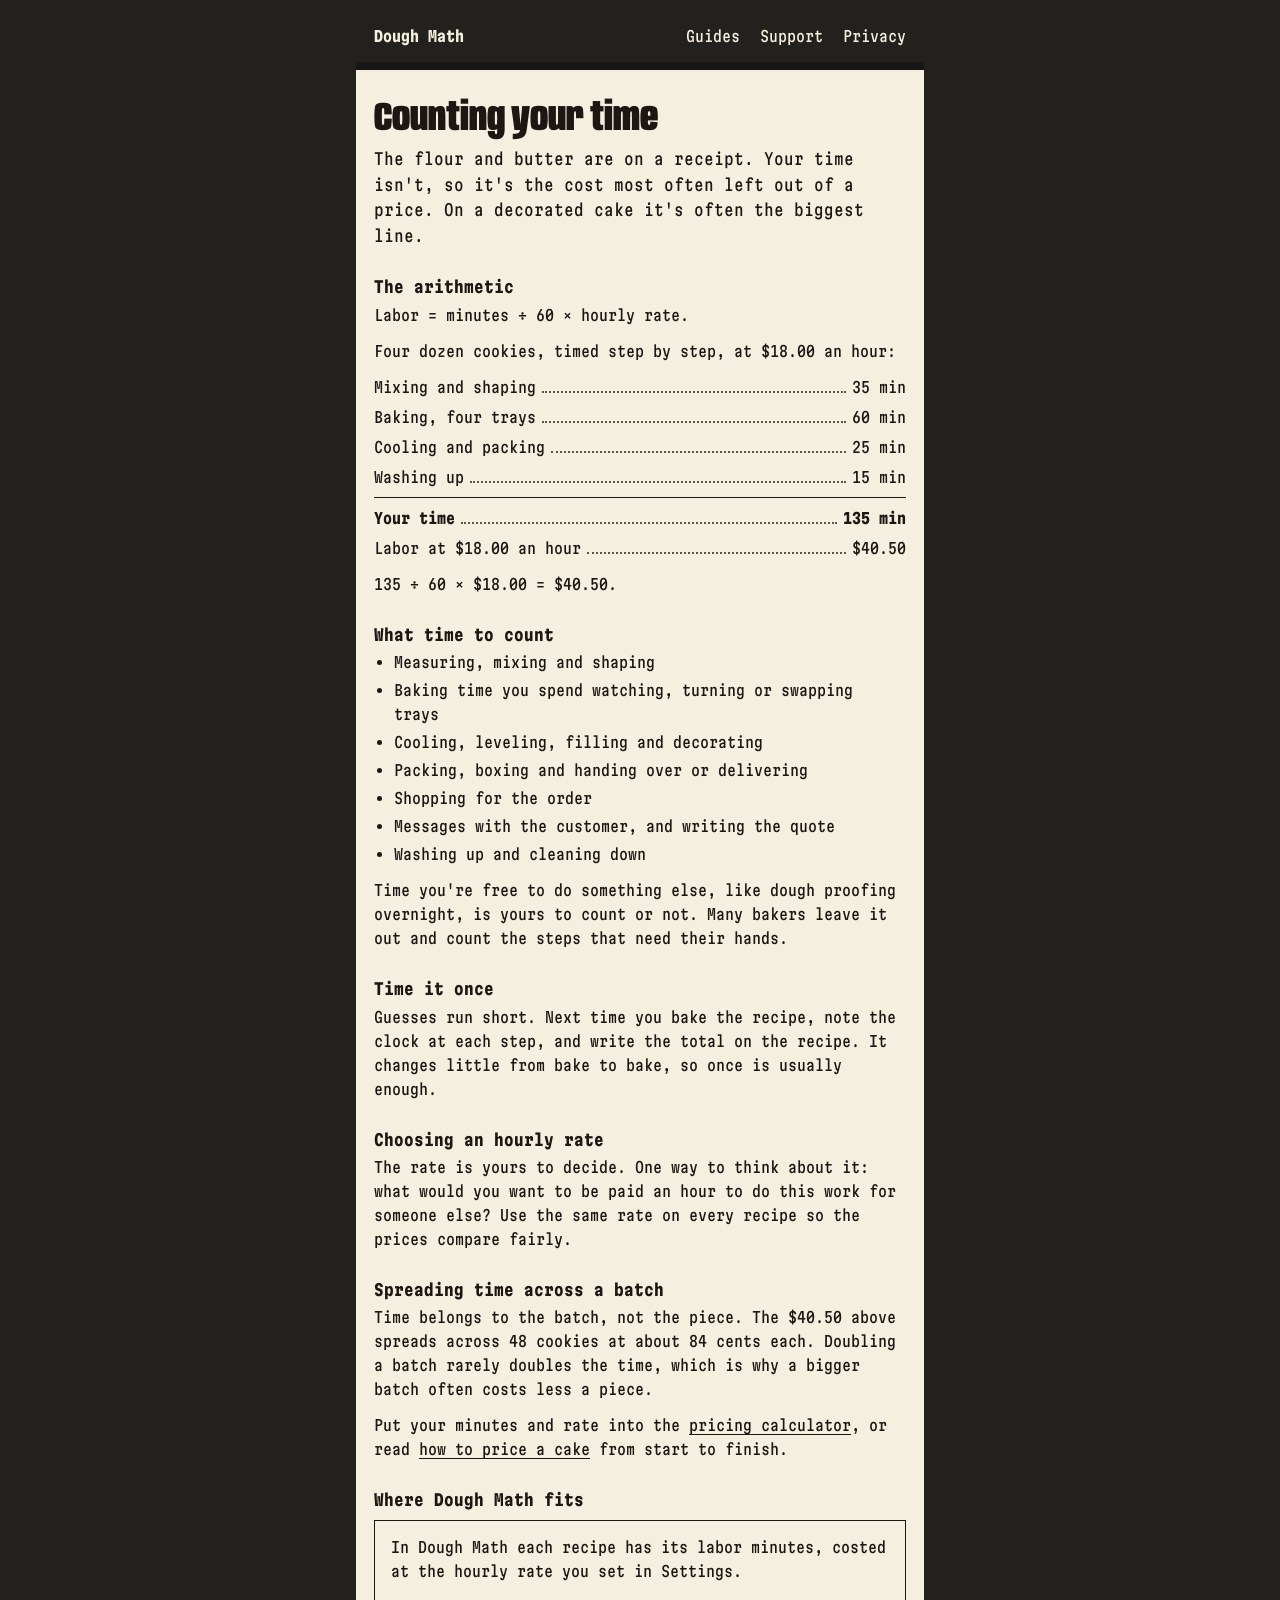
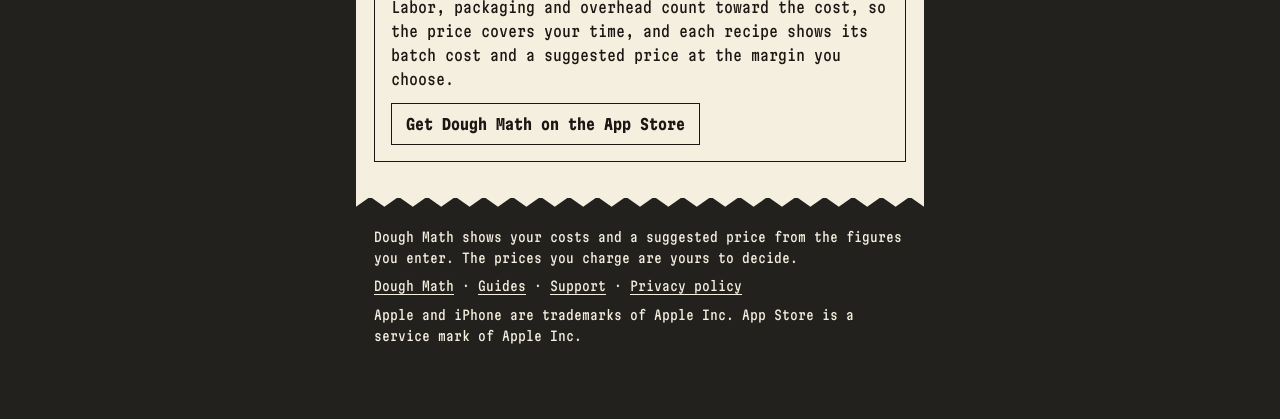
<file: labor-cost-in-baking.html>
<!doctype html>
<html lang="en">
<head>
<meta charset="utf-8">
<meta name="viewport" content="width=device-width, initial-scale=1">
<title>How to count your time in a bake&#x27;s price</title>
<meta name="description" content="Labor is often the largest part of a bake&#x27;s cost and the one most often left out. What time to count, how to choose an hourly rate, and how to spread a batch&#x27;s time across pieces.">
<link rel="canonical" href="https://andrewham1lton.github.io/dough-math/labor-cost-in-baking.html">
<meta name="apple-itunes-app" content="app-id=6837884777">
<meta property="og:type" content="article">
<meta property="og:site_name" content="Dough Math">
<meta property="og:title" content="How to count your time in a bake&#x27;s price">
<meta property="og:description" content="Labor is often the largest part of a bake&#x27;s cost and the one most often left out. What time to count, how to choose an hourly rate, and how to spread a batch&#x27;s time across pieces.">
<meta property="og:url" content="https://andrewham1lton.github.io/dough-math/labor-cost-in-baking.html">
<link rel="stylesheet" href="style.css">
</head>
<body>
<div class="counter">
<nav><a class="name" href="./">Dough Math</a><a href="./#guides">Guides</a><a href="support.html">Support</a><a href="privacy.html">Privacy</a></nav>
<div class="slot"></div>
<main class="slip">
  <h1>Counting your time</h1>
  <p class="lede">The flour and butter are on a receipt. Your time isn&#x27;t, so it&#x27;s the cost most often left out of a price. On a decorated cake it&#x27;s often the biggest line.</p>

  <h2>The arithmetic</h2>
  <p>Labor = minutes ÷ 60 × hourly rate.</p>
  <p>Four dozen cookies, timed step by step, at $18.00 an hour:</p>
    <p class="line"><span>Mixing and shaping</span><span class="lead" aria-hidden="true"></span><span class="fig">35 min</span></p>
    <p class="line"><span>Baking, four trays</span><span class="lead" aria-hidden="true"></span><span class="fig">60 min</span></p>
    <p class="line"><span>Cooling and packing</span><span class="lead" aria-hidden="true"></span><span class="fig">25 min</span></p>
    <p class="line"><span>Washing up</span><span class="lead" aria-hidden="true"></span><span class="fig">15 min</span></p>
    <p class="line sum"><span>Your time</span><span class="lead" aria-hidden="true"></span><span class="fig">135 min</span></p>
    <p class="line"><span>Labor at $18.00 an hour</span><span class="lead" aria-hidden="true"></span><span class="fig">$40.50</span></p>
  <p style="margin-top:12px">135 ÷ 60 × $18.00 = $40.50.</p>

  <h2>What time to count</h2>
  <ul>
    <li>Measuring, mixing and shaping</li>
    <li>Baking time you spend watching, turning or swapping trays</li>
    <li>Cooling, leveling, filling and decorating</li>
    <li>Packing, boxing and handing over or delivering</li>
    <li>Shopping for the order</li>
    <li>Messages with the customer, and writing the quote</li>
    <li>Washing up and cleaning down</li>
  </ul>
  <p>Time you&#x27;re free to do something else, like dough proofing overnight, is yours to count or not. Many bakers leave it out and count the steps that need their hands.</p>

  <h2>Time it once</h2>
  <p>Guesses run short. Next time you bake the recipe, note the clock at each step, and write the total on the recipe. It changes little from bake to bake, so once is usually enough.</p>

  <h2>Choosing an hourly rate</h2>
  <p>The rate is yours to decide. One way to think about it: what would you want to be paid an hour to do this work for someone else? Use the same rate on every recipe so the prices compare fairly.</p>

  <h2>Spreading time across a batch</h2>
  <p>Time belongs to the batch, not the piece. The $40.50 above spreads across 48 cookies at about 84 cents each. Doubling a batch rarely doubles the time, which is why a bigger batch often costs less a piece.</p>
  <p>Put your minutes and rate into the <a href="cake-pricing-calculator.html">pricing calculator</a>, or read <a href="how-to-price-a-cake.html">how to price a cake</a> from start to finish.</p>

  <h2>Where Dough Math fits</h2>
  <div class="fits">
    <p>In Dough Math each recipe has its labor minutes, costed at the hourly rate you set in Settings.</p>
    <p>Labor, packaging and overhead count toward the cost, so the price covers your time, and each recipe shows its batch cost and a suggested price at the margin you choose.</p>
    <p><a class="store" href="https://apps.apple.com/app/apple-store/id6837884777?pt=128607626&amp;ct=site-labor&amp;mt=8">Get Dough Math on the App Store</a></p>
  </div>
</main>
<div class="tear"></div>
<footer>
  <p>Dough Math shows your costs and a suggested price from the figures you enter. The prices you charge are yours to decide.</p>
  <p><a href="./">Dough Math</a> · <a href="./#guides">Guides</a> · <a href="support.html">Support</a> · <a href="privacy.html">Privacy policy</a></p>
  <p>Apple and iPhone are trademarks of Apple Inc. App Store is a service mark of Apple Inc.</p>
</footer>
</div>
</body>
</html>
</file>
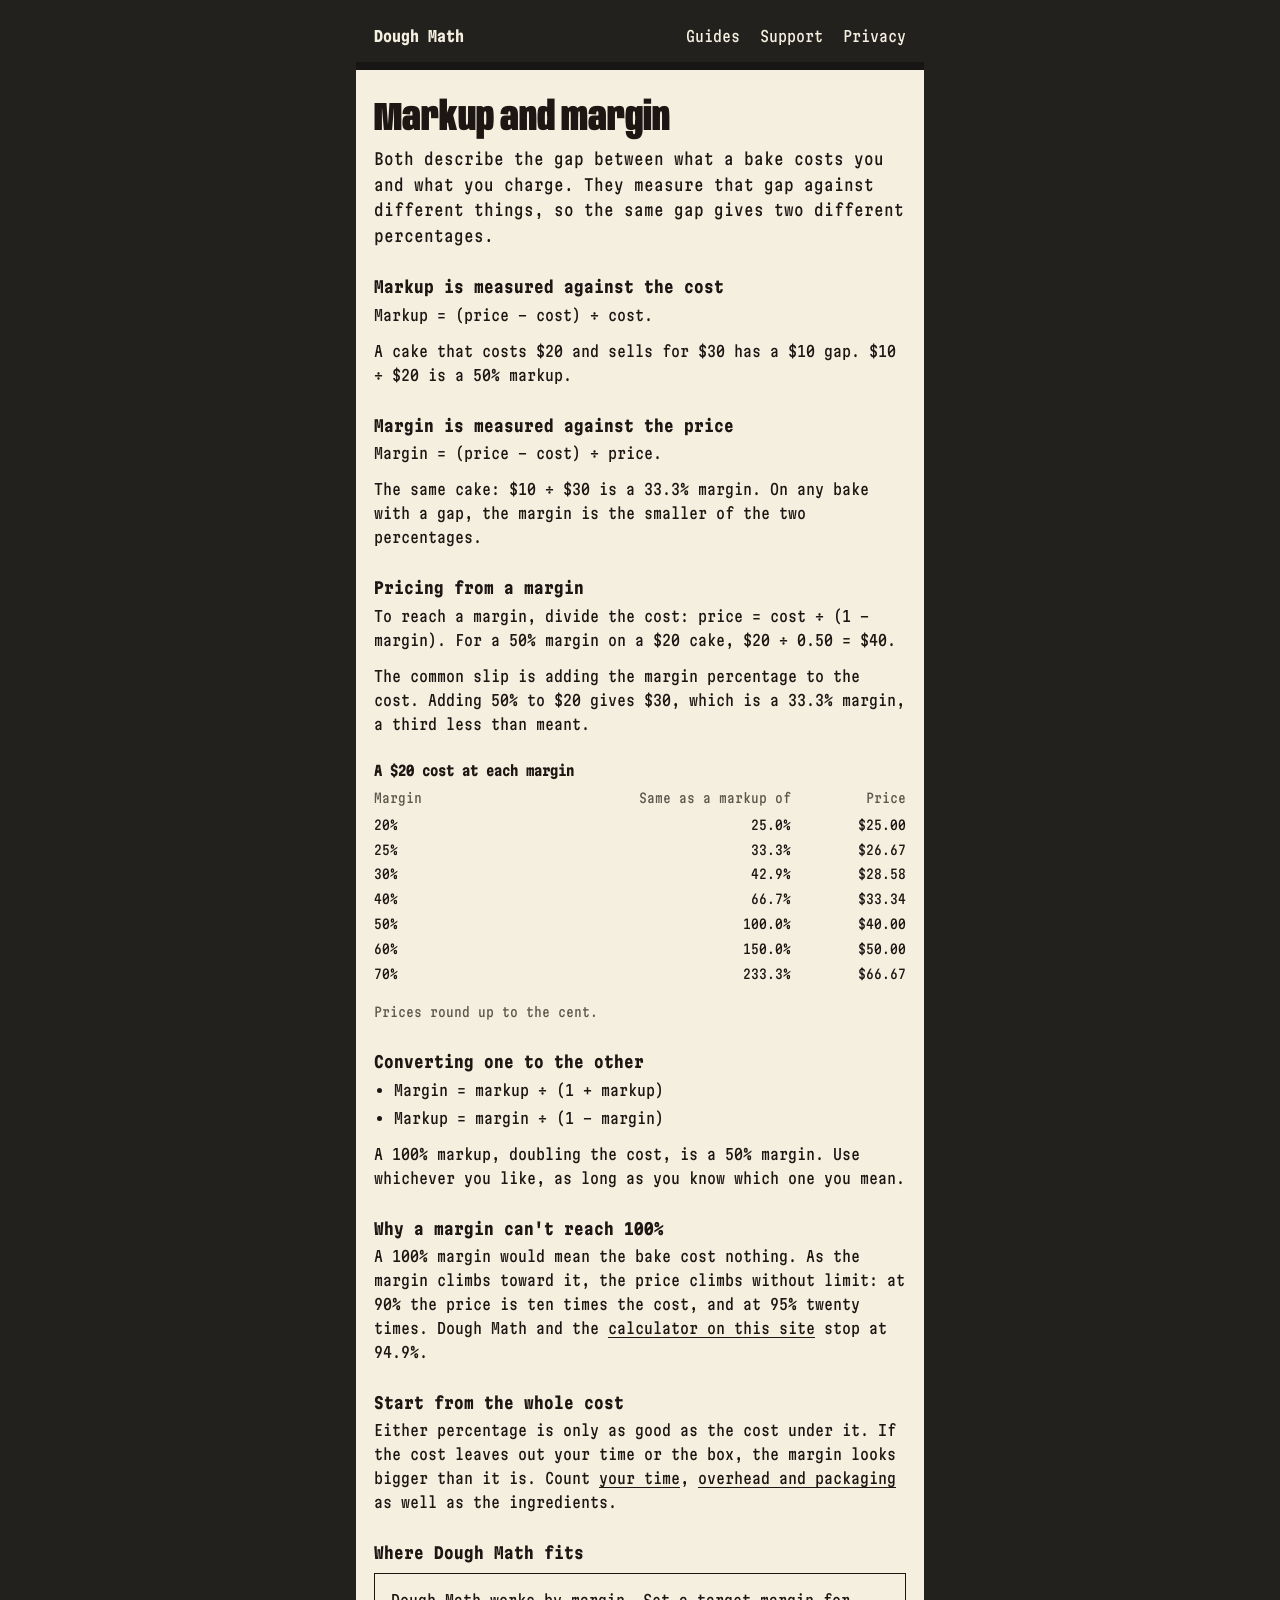
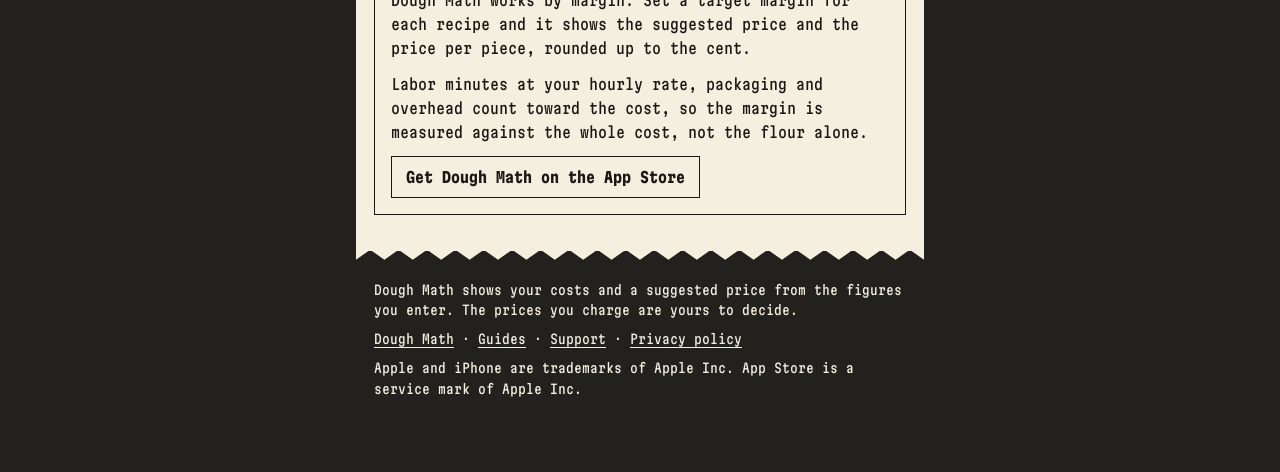
<file: markup-vs-margin-for-bakers.html>
<!doctype html>
<html lang="en">
<head>
<meta charset="utf-8">
<meta name="viewport" content="width=device-width, initial-scale=1">
<title>Markup vs margin for bakers, in plain arithmetic</title>
<meta name="description" content="Markup is measured against the cost and margin against the price. Why a 50% markup isn&#x27;t a 50% margin, how to convert one to the other, and a table for bakers.">
<link rel="canonical" href="https://andrewham1lton.github.io/dough-math/markup-vs-margin-for-bakers.html">
<meta name="apple-itunes-app" content="app-id=6837884777">
<meta property="og:type" content="article">
<meta property="og:site_name" content="Dough Math">
<meta property="og:title" content="Markup vs margin for bakers, in plain arithmetic">
<meta property="og:description" content="Markup is measured against the cost and margin against the price. Why a 50% markup isn&#x27;t a 50% margin, how to convert one to the other, and a table for bakers.">
<meta property="og:url" content="https://andrewham1lton.github.io/dough-math/markup-vs-margin-for-bakers.html">
<link rel="stylesheet" href="style.css">
</head>
<body>
<div class="counter">
<nav><a class="name" href="./">Dough Math</a><a href="./#guides">Guides</a><a href="support.html">Support</a><a href="privacy.html">Privacy</a></nav>
<div class="slot"></div>
<main class="slip">
  <h1>Markup and margin</h1>
  <p class="lede">Both describe the gap between what a bake costs you and what you charge. They measure that gap against different things, so the same gap gives two different percentages.</p>

  <h2>Markup is measured against the cost</h2>
  <p>Markup = (price − cost) ÷ cost.</p>
  <p>A cake that costs $20 and sells for $30 has a $10 gap. $10 ÷ $20 is a 50% markup.</p>

  <h2>Margin is measured against the price</h2>
  <p>Margin = (price − cost) ÷ price.</p>
  <p>The same cake: $10 ÷ $30 is a 33.3% margin. On any bake with a gap, the margin is the smaller of the two percentages.</p>

  <h2>Pricing from a margin</h2>
  <p>To reach a margin, divide the cost: price = cost ÷ (1 − margin). For a 50% margin on a $20 cake, $20 ÷ 0.50 = $40.</p>
  <p>The common slip is adding the margin percentage to the cost. Adding 50% to $20 gives $30, which is a 33.3% margin, a third less than meant.</p>

  <table>
    <caption>A $20 cost at each margin</caption>
    <thead><tr><th scope="col">Margin</th><th scope="col" class="fig">Same as a markup of</th><th scope="col" class="fig">Price</th></tr></thead>
    <tbody>
      <tr><th scope="row">20%</th><td class="fig">25.0%</td><td class="fig">$25.00</td></tr>
      <tr><th scope="row">25%</th><td class="fig">33.3%</td><td class="fig">$26.67</td></tr>
      <tr><th scope="row">30%</th><td class="fig">42.9%</td><td class="fig">$28.58</td></tr>
      <tr><th scope="row">40%</th><td class="fig">66.7%</td><td class="fig">$33.34</td></tr>
      <tr><th scope="row">50%</th><td class="fig">100.0%</td><td class="fig">$40.00</td></tr>
      <tr><th scope="row">60%</th><td class="fig">150.0%</td><td class="fig">$50.00</td></tr>
      <tr><th scope="row">70%</th><td class="fig">233.3%</td><td class="fig">$66.67</td></tr>
    </tbody>
  </table>
  <p class="faded">Prices round up to the cent.</p>

  <h2>Converting one to the other</h2>
  <ul>
    <li>Margin = markup ÷ (1 + markup)</li>
    <li>Markup = margin ÷ (1 − margin)</li>
  </ul>
  <p>A 100% markup, doubling the cost, is a 50% margin. Use whichever you like, as long as you know which one you mean.</p>

  <h2>Why a margin can&#x27;t reach 100%</h2>
  <p>A 100% margin would mean the bake cost nothing. As the margin climbs toward it, the price climbs without limit: at 90% the price is ten times the cost, and at 95% twenty times. Dough Math and the <a href="cake-pricing-calculator.html">calculator on this site</a> stop at 94.9%.</p>

  <h2>Start from the whole cost</h2>
  <p>Either percentage is only as good as the cost under it. If the cost leaves out your time or the box, the margin looks bigger than it is. Count <a href="labor-cost-in-baking.html">your time</a>, <a href="overhead-and-packaging-costs.html">overhead and packaging</a> as well as the ingredients.</p>

  <h2>Where Dough Math fits</h2>
  <div class="fits">
    <p>Dough Math works by margin. Set a target margin for each recipe and it shows the suggested price and the price per piece, rounded up to the cent.</p>
    <p>Labor minutes at your hourly rate, packaging and overhead count toward the cost, so the margin is measured against the whole cost, not the flour alone.</p>
    <p><a class="store" href="https://apps.apple.com/app/apple-store/id6837884777?pt=128607626&amp;ct=site-markup-vs-margin&amp;mt=8">Get Dough Math on the App Store</a></p>
  </div>
</main>
<div class="tear"></div>
<footer>
  <p>Dough Math shows your costs and a suggested price from the figures you enter. The prices you charge are yours to decide.</p>
  <p><a href="./">Dough Math</a> · <a href="./#guides">Guides</a> · <a href="support.html">Support</a> · <a href="privacy.html">Privacy policy</a></p>
  <p>Apple and iPhone are trademarks of Apple Inc. App Store is a service mark of Apple Inc.</p>
</footer>
</div>
</body>
</html>
</file>
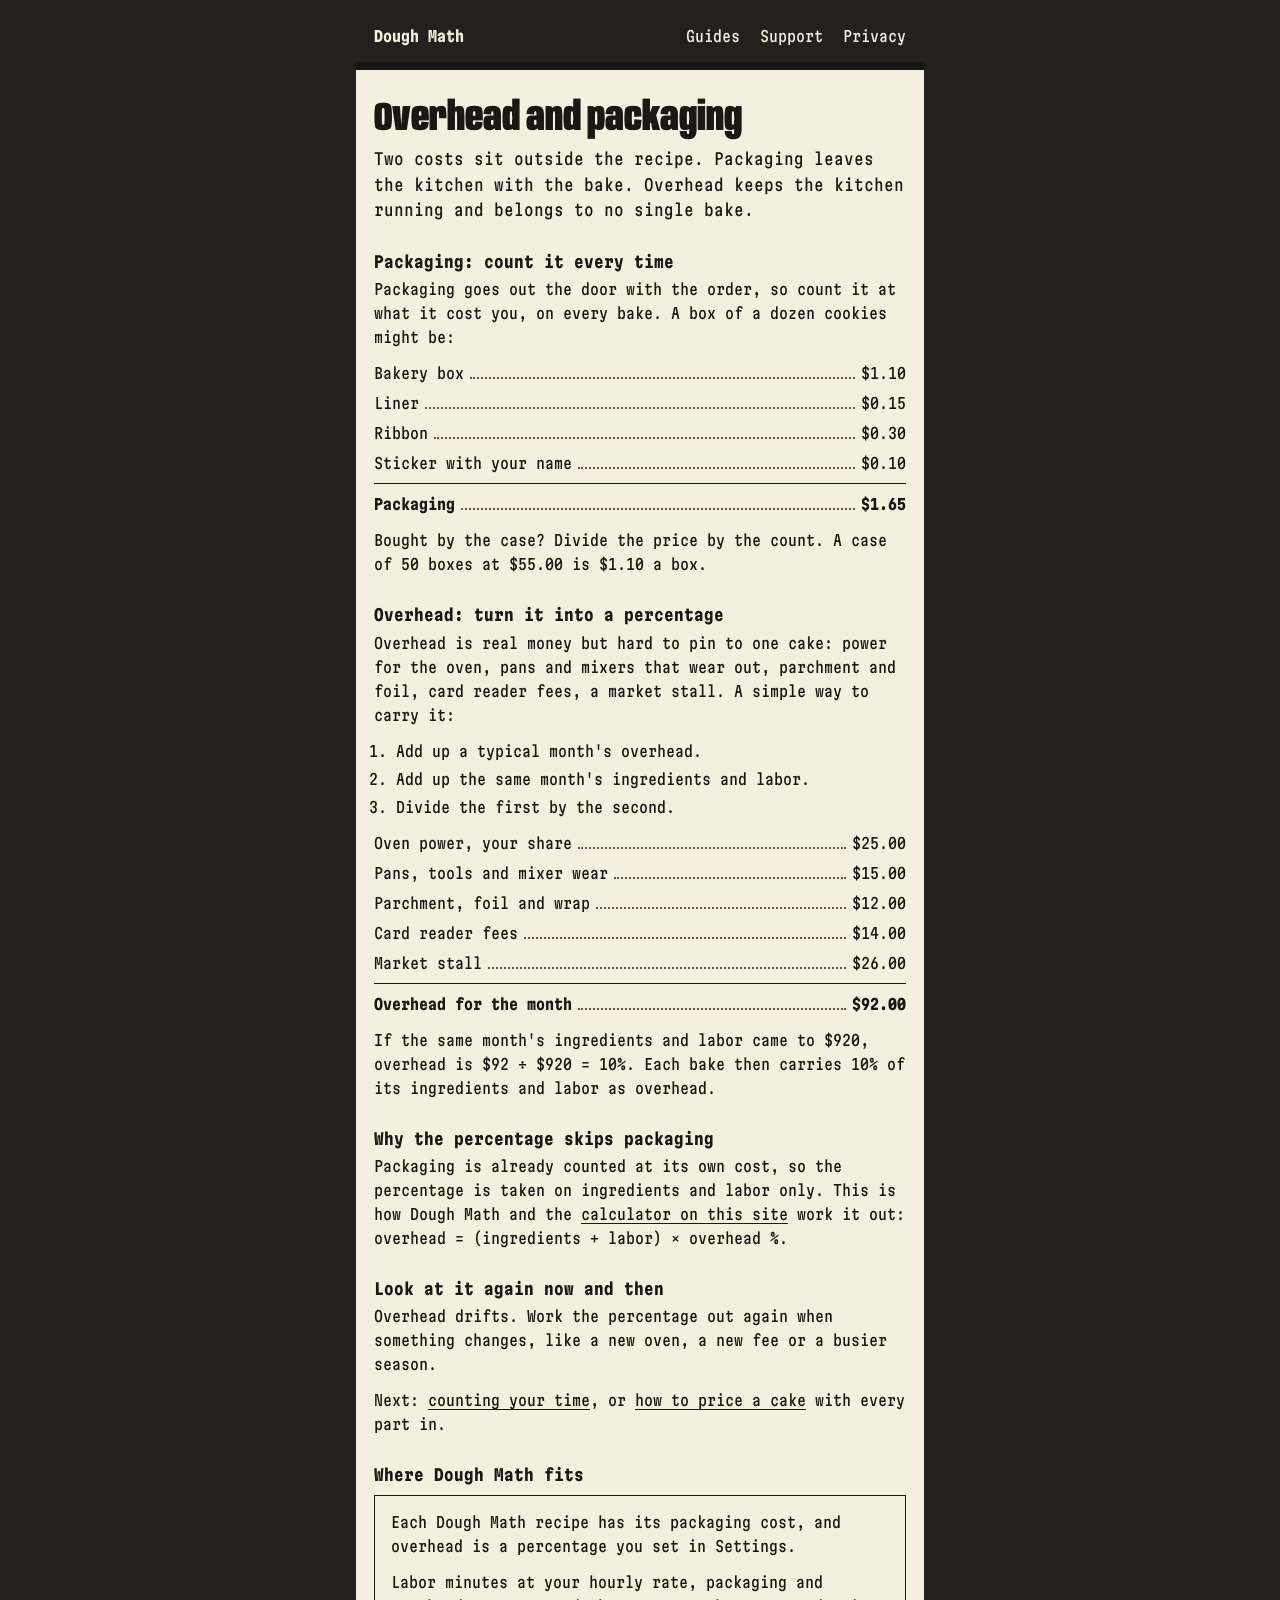
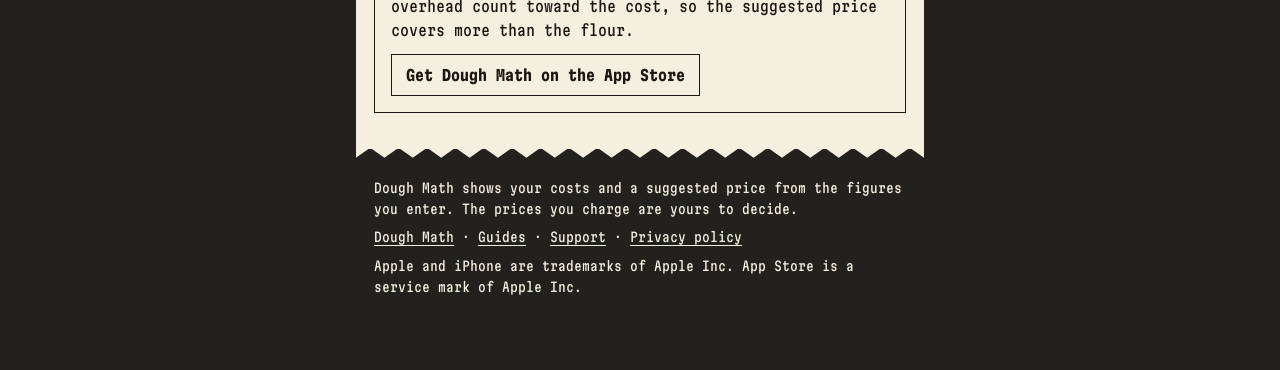
<file: overhead-and-packaging-costs.html>
<!doctype html>
<html lang="en">
<head>
<meta charset="utf-8">
<meta name="viewport" content="width=device-width, initial-scale=1">
<title>Overhead and packaging in a bake&#x27;s price</title>
<meta name="description" content="The box, the board and the ribbon, and the costs no one recipe carries: power, tools, fees. How to count packaging on every bake and turn overhead into a percentage.">
<link rel="canonical" href="https://andrewham1lton.github.io/dough-math/overhead-and-packaging-costs.html">
<meta name="apple-itunes-app" content="app-id=6837884777">
<meta property="og:type" content="article">
<meta property="og:site_name" content="Dough Math">
<meta property="og:title" content="Overhead and packaging in a bake&#x27;s price">
<meta property="og:description" content="The box, the board and the ribbon, and the costs no one recipe carries: power, tools, fees. How to count packaging on every bake and turn overhead into a percentage.">
<meta property="og:url" content="https://andrewham1lton.github.io/dough-math/overhead-and-packaging-costs.html">
<link rel="stylesheet" href="style.css">
</head>
<body>
<div class="counter">
<nav><a class="name" href="./">Dough Math</a><a href="./#guides">Guides</a><a href="support.html">Support</a><a href="privacy.html">Privacy</a></nav>
<div class="slot"></div>
<main class="slip">
  <h1>Overhead and packaging</h1>
  <p class="lede">Two costs sit outside the recipe. Packaging leaves the kitchen with the bake. Overhead keeps the kitchen running and belongs to no single bake.</p>

  <h2>Packaging: count it every time</h2>
  <p>Packaging goes out the door with the order, so count it at what it cost you, on every bake. A box of a dozen cookies might be:</p>
    <p class="line"><span>Bakery box</span><span class="lead" aria-hidden="true"></span><span class="fig">$1.10</span></p>
    <p class="line"><span>Liner</span><span class="lead" aria-hidden="true"></span><span class="fig">$0.15</span></p>
    <p class="line"><span>Ribbon</span><span class="lead" aria-hidden="true"></span><span class="fig">$0.30</span></p>
    <p class="line"><span>Sticker with your name</span><span class="lead" aria-hidden="true"></span><span class="fig">$0.10</span></p>
    <p class="line sum"><span>Packaging</span><span class="lead" aria-hidden="true"></span><span class="fig">$1.65</span></p>
  <p style="margin-top:12px">Bought by the case? Divide the price by the count. A case of 50 boxes at $55.00 is $1.10 a box.</p>

  <h2>Overhead: turn it into a percentage</h2>
  <p>Overhead is real money but hard to pin to one cake: power for the oven, pans and mixers that wear out, parchment and foil, card reader fees, a market stall. A simple way to carry it:</p>
  <ol>
    <li>Add up a typical month&#x27;s overhead.</li>
    <li>Add up the same month&#x27;s ingredients and labor.</li>
    <li>Divide the first by the second.</li>
  </ol>
    <p class="line"><span>Oven power, your share</span><span class="lead" aria-hidden="true"></span><span class="fig">$25.00</span></p>
    <p class="line"><span>Pans, tools and mixer wear</span><span class="lead" aria-hidden="true"></span><span class="fig">$15.00</span></p>
    <p class="line"><span>Parchment, foil and wrap</span><span class="lead" aria-hidden="true"></span><span class="fig">$12.00</span></p>
    <p class="line"><span>Card reader fees</span><span class="lead" aria-hidden="true"></span><span class="fig">$14.00</span></p>
    <p class="line"><span>Market stall</span><span class="lead" aria-hidden="true"></span><span class="fig">$26.00</span></p>
    <p class="line sum"><span>Overhead for the month</span><span class="lead" aria-hidden="true"></span><span class="fig">$92.00</span></p>
  <p style="margin-top:12px">If the same month&#x27;s ingredients and labor came to $920, overhead is $92 ÷ $920 = 10%. Each bake then carries 10% of its ingredients and labor as overhead.</p>

  <h2>Why the percentage skips packaging</h2>
  <p>Packaging is already counted at its own cost, so the percentage is taken on ingredients and labor only. This is how Dough Math and the <a href="cake-pricing-calculator.html">calculator on this site</a> work it out: overhead = (ingredients + labor) × overhead %.</p>

  <h2>Look at it again now and then</h2>
  <p>Overhead drifts. Work the percentage out again when something changes, like a new oven, a new fee or a busier season.</p>
  <p>Next: <a href="labor-cost-in-baking.html">counting your time</a>, or <a href="how-to-price-a-cake.html">how to price a cake</a> with every part in.</p>

  <h2>Where Dough Math fits</h2>
  <div class="fits">
    <p>Each Dough Math recipe has its packaging cost, and overhead is a percentage you set in Settings.</p>
    <p>Labor minutes at your hourly rate, packaging and overhead count toward the cost, so the suggested price covers more than the flour.</p>
    <p><a class="store" href="https://apps.apple.com/app/apple-store/id6837884777?pt=128607626&amp;ct=site-overhead-packaging&amp;mt=8">Get Dough Math on the App Store</a></p>
  </div>
</main>
<div class="tear"></div>
<footer>
  <p>Dough Math shows your costs and a suggested price from the figures you enter. The prices you charge are yours to decide.</p>
  <p><a href="./">Dough Math</a> · <a href="./#guides">Guides</a> · <a href="support.html">Support</a> · <a href="privacy.html">Privacy policy</a></p>
  <p>Apple and iPhone are trademarks of Apple Inc. App Store is a service mark of Apple Inc.</p>
</footer>
</div>
</body>
</html>
</file>
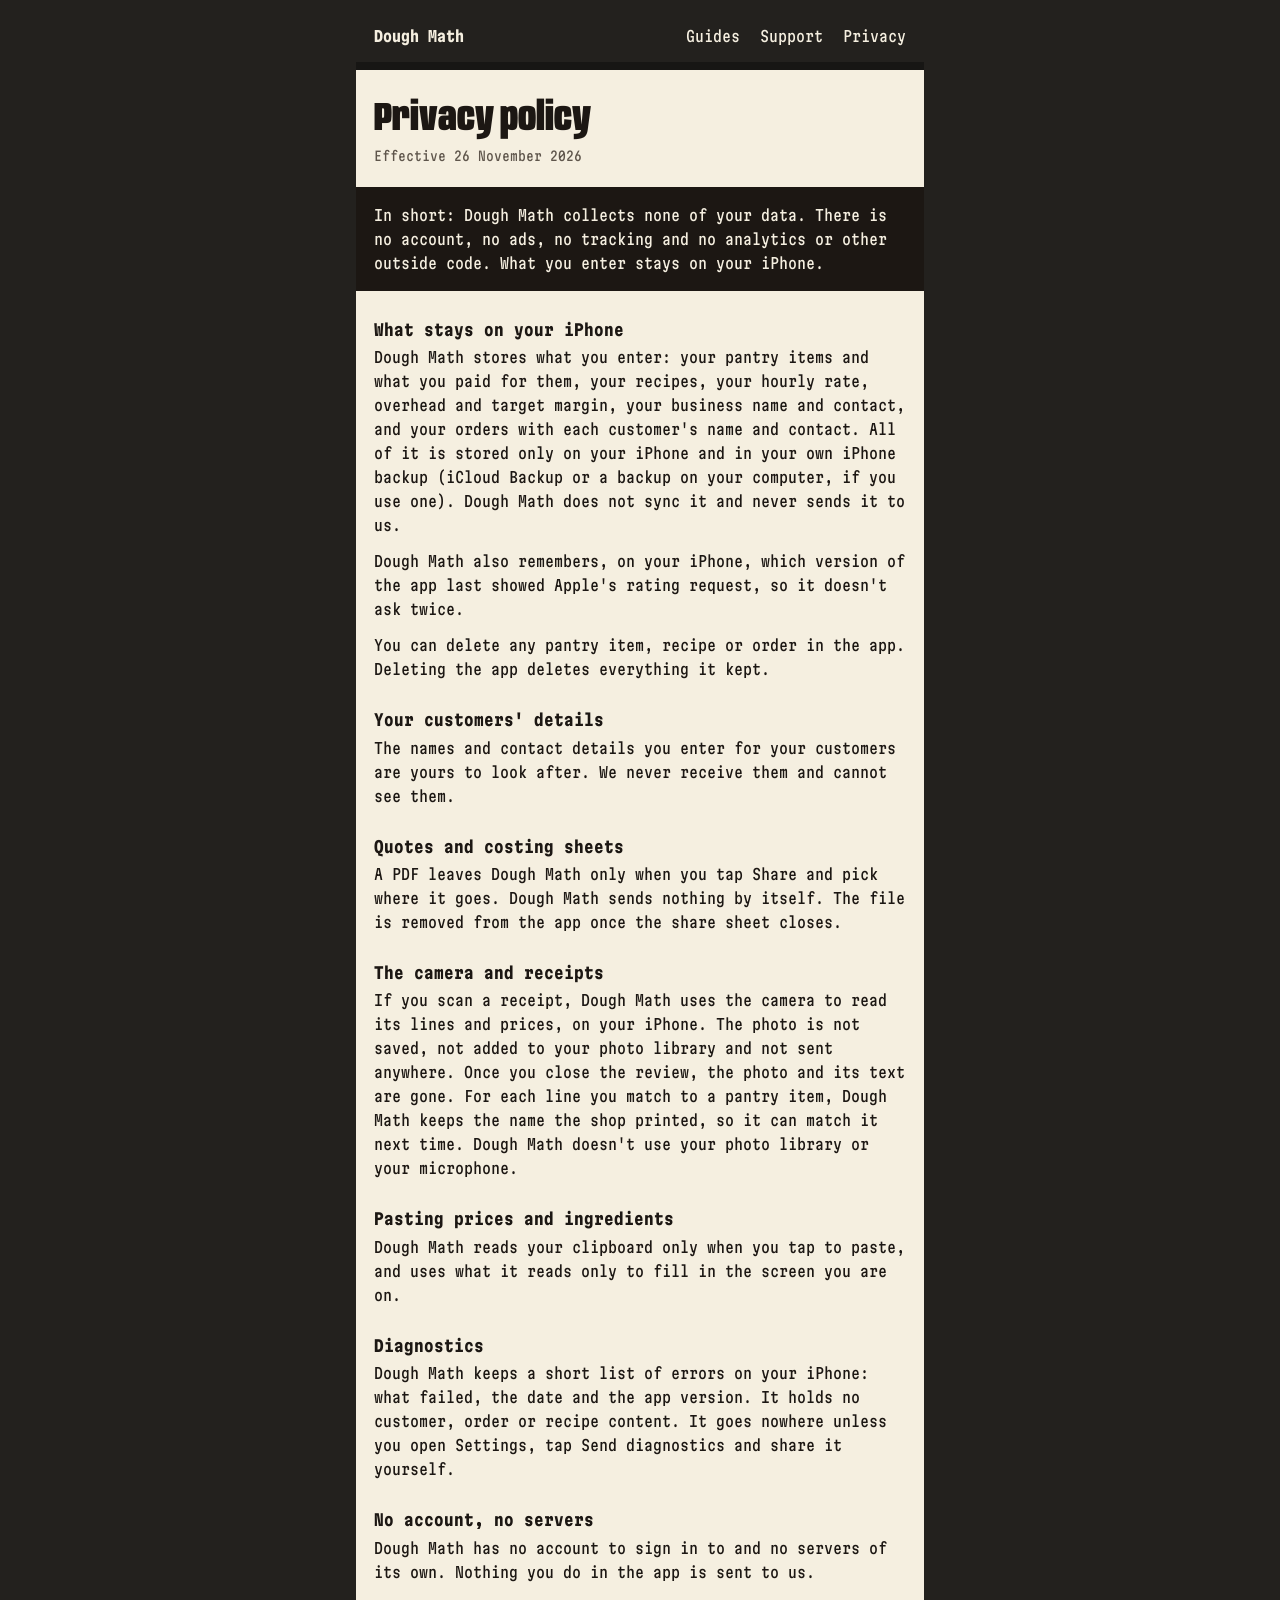
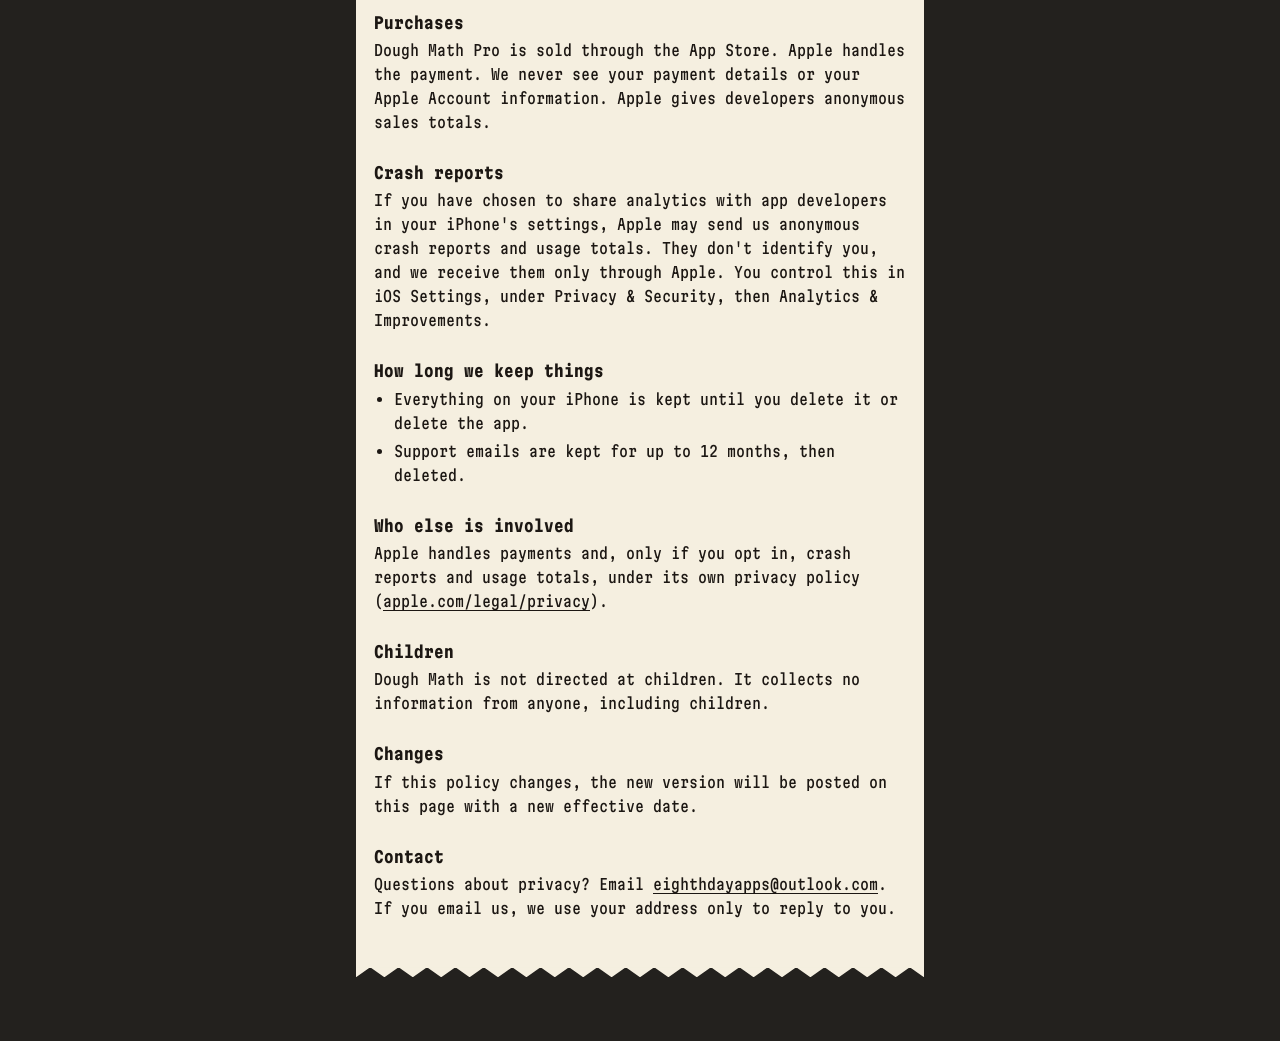
<file: privacy.html>
<!doctype html>
<html lang="en">
<head>
<meta charset="utf-8">
<meta name="viewport" content="width=device-width, initial-scale=1">
<title>Dough Math Privacy</title>
<meta name="description" content="Dough Math privacy policy: no account, no ads, no tracking and no data collected. Your prices, recipes and customers stay on your iPhone.">
<link rel="stylesheet" href="style.css">
</head>
<body>
<div class="counter">
<nav><a class="name" href="./">Dough Math</a><a href="./#guides">Guides</a><a href="support.html">Support</a><a href="privacy.html">Privacy</a></nav>
<div class="slot"></div>
<main class="slip">
  <h1>Privacy policy</h1>
  <p class="faded">Effective 26 November 2026</p>

  <div class="band"><p>In short: Dough Math collects none of your data. There is no account, no ads, no tracking and no analytics or other outside code. What you enter stays on your iPhone.</p></div>

  <h2>What stays on your iPhone</h2>
  <p>Dough Math stores what you enter: your pantry items and what you paid for them, your recipes, your hourly rate, overhead and target margin, your business name and contact, and your orders with each customer's name and contact. All of it is stored only on your iPhone and in your own iPhone backup (iCloud Backup or a backup on your computer, if you use one). Dough Math does not sync it and never sends it to us.</p>
  <p>Dough Math also remembers, on your iPhone, which version of the app last showed Apple's rating request, so it doesn't ask twice.</p>
  <p>You can delete any pantry item, recipe or order in the app. Deleting the app deletes everything it kept.</p>

  <h2>Your customers' details</h2>
  <p>The names and contact details you enter for your customers are yours to look after. We never receive them and cannot see them.</p>

  <h2>Quotes and costing sheets</h2>
  <p>A PDF leaves Dough Math only when you tap Share and pick where it goes. Dough Math sends nothing by itself. The file is removed from the app once the share sheet closes.</p>

  <h2>The camera and receipts</h2>
  <p>If you scan a receipt, Dough Math uses the camera to read its lines and prices, on your iPhone. The photo is not saved, not added to your photo library and not sent anywhere. Once you close the review, the photo and its text are gone. For each line you match to a pantry item, Dough Math keeps the name the shop printed, so it can match it next time. Dough Math doesn't use your photo library or your microphone.</p>

  <h2>Pasting prices and ingredients</h2>
  <p>Dough Math reads your clipboard only when you tap to paste, and uses what it reads only to fill in the screen you are on.</p>

  <h2>Diagnostics</h2>
  <p>Dough Math keeps a short list of errors on your iPhone: what failed, the date and the app version. It holds no customer, order or recipe content. It goes nowhere unless you open Settings, tap Send diagnostics and share it yourself.</p>

  <h2>No account, no servers</h2>
  <p>Dough Math has no account to sign in to and no servers of its own. Nothing you do in the app is sent to us.</p>

  <h2>Purchases</h2>
  <p>Dough Math Pro is sold through the App Store. Apple handles the payment. We never see your payment details or your Apple Account information. Apple gives developers anonymous sales totals.</p>

  <h2>Crash reports</h2>
  <p>If you have chosen to share analytics with app developers in your iPhone's settings, Apple may send us anonymous crash reports and usage totals. They don't identify you, and we receive them only through Apple. You control this in iOS Settings, under Privacy &amp; Security, then Analytics &amp; Improvements.</p>

  <h2>How long we keep things</h2>
  <ul>
    <li>Everything on your iPhone is kept until you delete it or delete the app.</li>
    <li>Support emails are kept for up to 12 months, then deleted.</li>
  </ul>

  <h2>Who else is involved</h2>
  <p>Apple handles payments and, only if you opt in, crash reports and usage totals, under its own privacy policy (<a href="https://www.apple.com/legal/privacy/">apple.com/legal/privacy</a>).</p>

  <h2>Children</h2>
  <p>Dough Math is not directed at children. It collects no information from anyone, including children.</p>

  <h2>Changes</h2>
  <p>If this policy changes, the new version will be posted on this page with a new effective date.</p>

  <h2>Contact</h2>
  <p>Questions about privacy? Email <a href="mailto:eighthdayapps@outlook.com">eighthdayapps@outlook.com</a>. If you email us, we use your address only to reply to you.</p>
</main>
<div class="tear"></div>
</div>
</body>
</html>
</file>
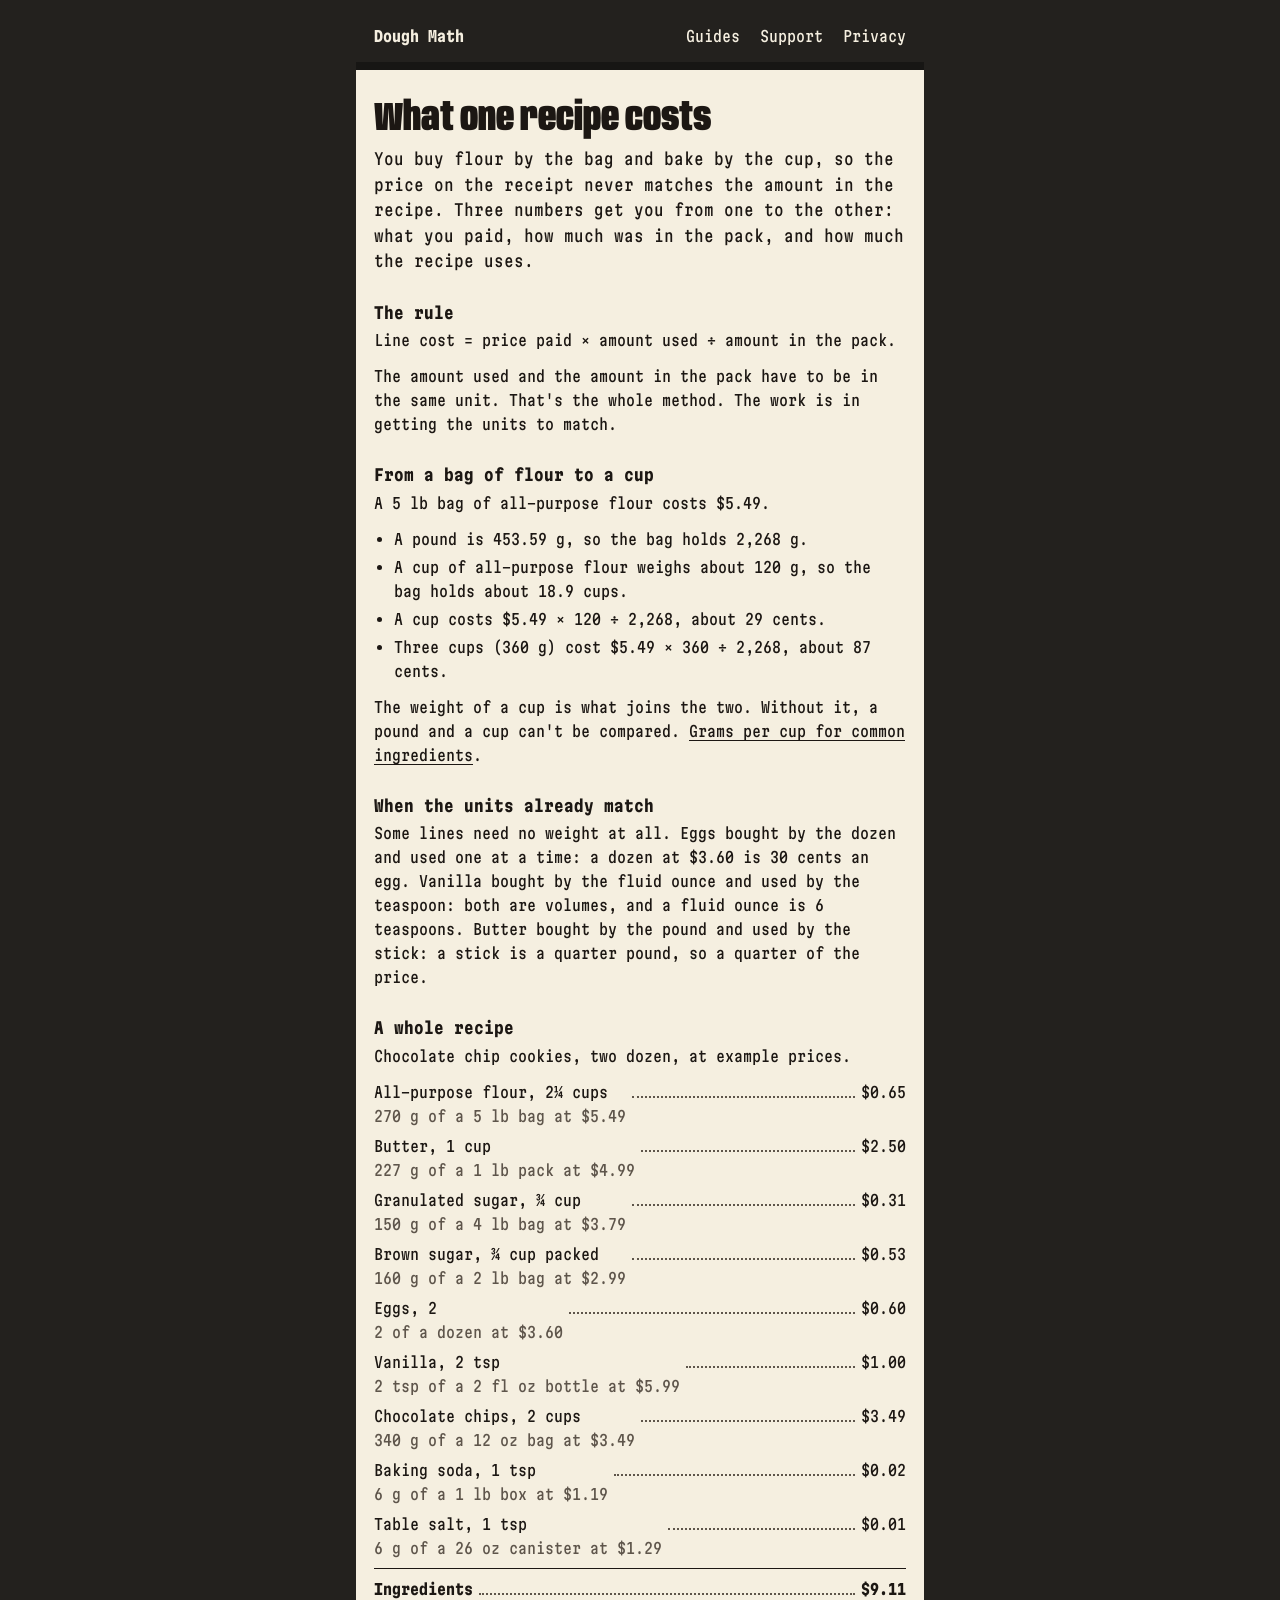
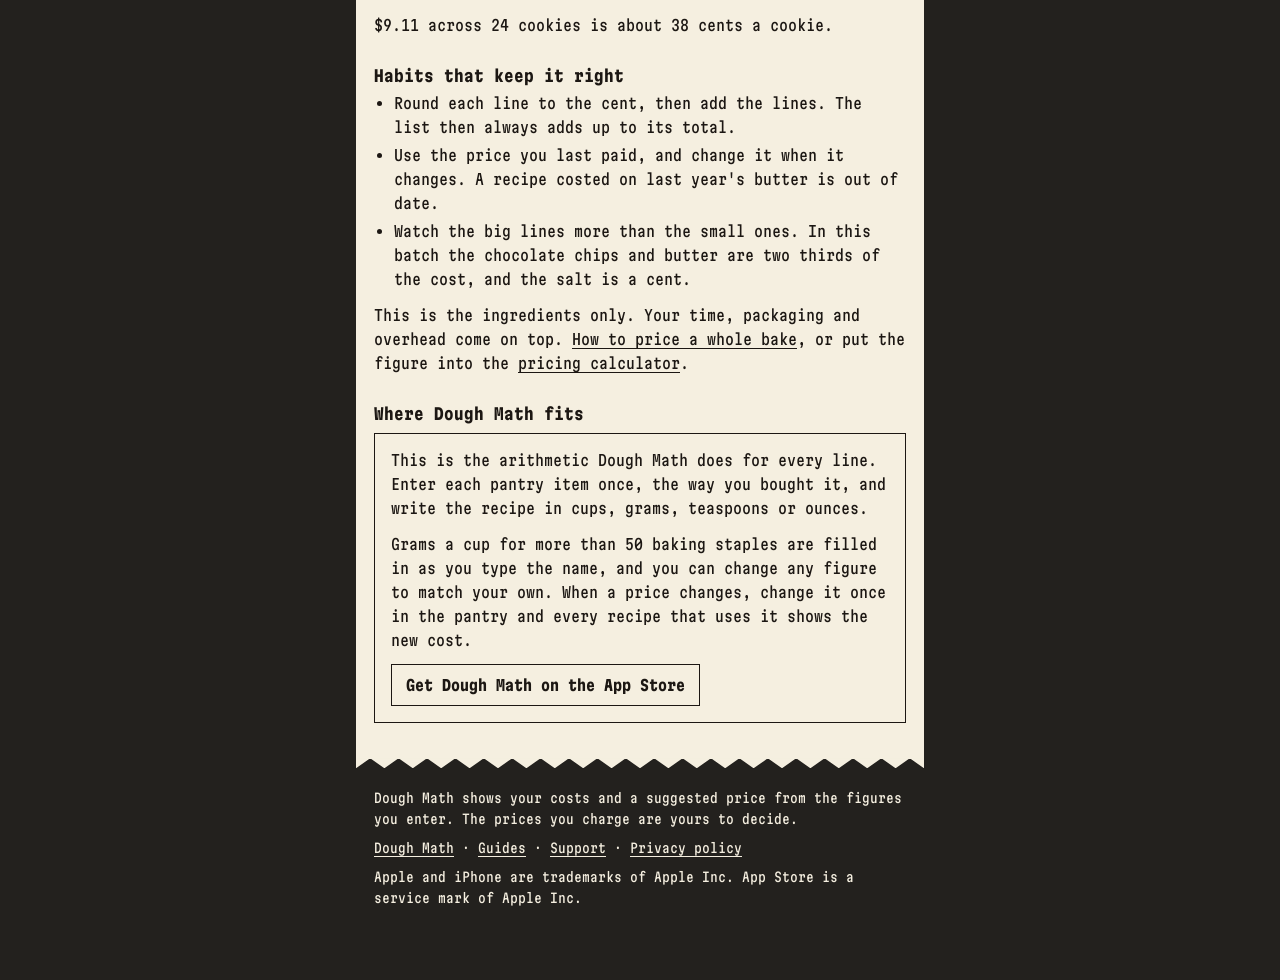
<file: recipe-cost-from-bag-prices.html>
<!doctype html>
<html lang="en">
<head>
<meta charset="utf-8">
<meta name="viewport" content="width=device-width, initial-scale=1">
<title>How to work out what one recipe costs from what you paid</title>
<meta name="description" content="You buy flour by the 5 lb bag and bake by the cup. How to turn a bag price into the cost of a cup, and add up a whole recipe, with a worked example.">
<link rel="canonical" href="https://andrewham1lton.github.io/dough-math/recipe-cost-from-bag-prices.html">
<meta name="apple-itunes-app" content="app-id=6837884777">
<meta property="og:type" content="article">
<meta property="og:site_name" content="Dough Math">
<meta property="og:title" content="How to work out what one recipe costs from what you paid">
<meta property="og:description" content="You buy flour by the 5 lb bag and bake by the cup. How to turn a bag price into the cost of a cup, and add up a whole recipe, with a worked example.">
<meta property="og:url" content="https://andrewham1lton.github.io/dough-math/recipe-cost-from-bag-prices.html">
<link rel="stylesheet" href="style.css">
</head>
<body>
<div class="counter">
<nav><a class="name" href="./">Dough Math</a><a href="./#guides">Guides</a><a href="support.html">Support</a><a href="privacy.html">Privacy</a></nav>
<div class="slot"></div>
<main class="slip">
  <h1>What one recipe costs</h1>
  <p class="lede">You buy flour by the bag and bake by the cup, so the price on the receipt never matches the amount in the recipe. Three numbers get you from one to the other: what you paid, how much was in the pack, and how much the recipe uses.</p>

  <h2>The rule</h2>
  <p>Line cost = price paid × amount used ÷ amount in the pack.</p>
  <p>The amount used and the amount in the pack have to be in the same unit. That&#x27;s the whole method. The work is in getting the units to match.</p>

  <h2>From a bag of flour to a cup</h2>
  <p>A 5 lb bag of all-purpose flour costs $5.49.</p>
  <ul>
    <li>A pound is 453.59 g, so the bag holds 2,268 g.</li>
    <li>A cup of all-purpose flour weighs about 120 g, so the bag holds about 18.9 cups.</li>
    <li>A cup costs $5.49 × 120 ÷ 2,268, about 29 cents.</li>
    <li>Three cups (360 g) cost $5.49 × 360 ÷ 2,268, about 87 cents.</li>
  </ul>
  <p>The weight of a cup is what joins the two. Without it, a pound and a cup can&#x27;t be compared. <a href="grams-per-cup-baking.html">Grams per cup for common ingredients</a>.</p>

  <h2>When the units already match</h2>
  <p>Some lines need no weight at all. Eggs bought by the dozen and used one at a time: a dozen at $3.60 is 30 cents an egg. Vanilla bought by the fluid ounce and used by the teaspoon: both are volumes, and a fluid ounce is 6 teaspoons. Butter bought by the pound and used by the stick: a stick is a quarter pound, so a quarter of the price.</p>

  <h2>A whole recipe</h2>
  <p>Chocolate chip cookies, two dozen, at example prices.</p>
    <p class="line"><span>All-purpose flour, 2¼ cups<br><span class="note">270 g of a 5 lb bag at $5.49</span></span><span class="lead" aria-hidden="true"></span><span class="fig">$0.65</span></p>
    <p class="line"><span>Butter, 1 cup<br><span class="note">227 g of a 1 lb pack at $4.99</span></span><span class="lead" aria-hidden="true"></span><span class="fig">$2.50</span></p>
    <p class="line"><span>Granulated sugar, ¾ cup<br><span class="note">150 g of a 4 lb bag at $3.79</span></span><span class="lead" aria-hidden="true"></span><span class="fig">$0.31</span></p>
    <p class="line"><span>Brown sugar, ¾ cup packed<br><span class="note">160 g of a 2 lb bag at $2.99</span></span><span class="lead" aria-hidden="true"></span><span class="fig">$0.53</span></p>
    <p class="line"><span>Eggs, 2<br><span class="note">2 of a dozen at $3.60</span></span><span class="lead" aria-hidden="true"></span><span class="fig">$0.60</span></p>
    <p class="line"><span>Vanilla, 2 tsp<br><span class="note">2 tsp of a 2 fl oz bottle at $5.99</span></span><span class="lead" aria-hidden="true"></span><span class="fig">$1.00</span></p>
    <p class="line"><span>Chocolate chips, 2 cups<br><span class="note">340 g of a 12 oz bag at $3.49</span></span><span class="lead" aria-hidden="true"></span><span class="fig">$3.49</span></p>
    <p class="line"><span>Baking soda, 1 tsp<br><span class="note">6 g of a 1 lb box at $1.19</span></span><span class="lead" aria-hidden="true"></span><span class="fig">$0.02</span></p>
    <p class="line"><span>Table salt, 1 tsp<br><span class="note">6 g of a 26 oz canister at $1.29</span></span><span class="lead" aria-hidden="true"></span><span class="fig">$0.01</span></p>
    <p class="line sum"><span>Ingredients</span><span class="lead" aria-hidden="true"></span><span class="fig">$9.11</span></p>
  <p style="margin-top:12px">$9.11 across 24 cookies is about 38 cents a cookie.</p>

  <h2>Habits that keep it right</h2>
  <ul>
    <li>Round each line to the cent, then add the lines. The list then always adds up to its total.</li>
    <li>Use the price you last paid, and change it when it changes. A recipe costed on last year&#x27;s butter is out of date.</li>
    <li>Watch the big lines more than the small ones. In this batch the chocolate chips and butter are two thirds of the cost, and the salt is a cent.</li>
  </ul>
  <p>This is the ingredients only. Your time, packaging and overhead come on top. <a href="how-to-price-a-cake.html">How to price a whole bake</a>, or put the figure into the <a href="cake-pricing-calculator.html">pricing calculator</a>.</p>

  <h2>Where Dough Math fits</h2>
  <div class="fits">
    <p>This is the arithmetic Dough Math does for every line. Enter each pantry item once, the way you bought it, and write the recipe in cups, grams, teaspoons or ounces.</p>
    <p>Grams a cup for more than 50 baking staples are filled in as you type the name, and you can change any figure to match your own. When a price changes, change it once in the pantry and every recipe that uses it shows the new cost.</p>
    <p><a class="store" href="https://apps.apple.com/app/apple-store/id6837884777?pt=128607626&amp;ct=site-recipe-cost&amp;mt=8">Get Dough Math on the App Store</a></p>
  </div>
</main>
<div class="tear"></div>
<footer>
  <p>Dough Math shows your costs and a suggested price from the figures you enter. The prices you charge are yours to decide.</p>
  <p><a href="./">Dough Math</a> · <a href="./#guides">Guides</a> · <a href="support.html">Support</a> · <a href="privacy.html">Privacy policy</a></p>
  <p>Apple and iPhone are trademarks of Apple Inc. App Store is a service mark of Apple Inc.</p>
</footer>
</div>
</body>
</html>
</file>
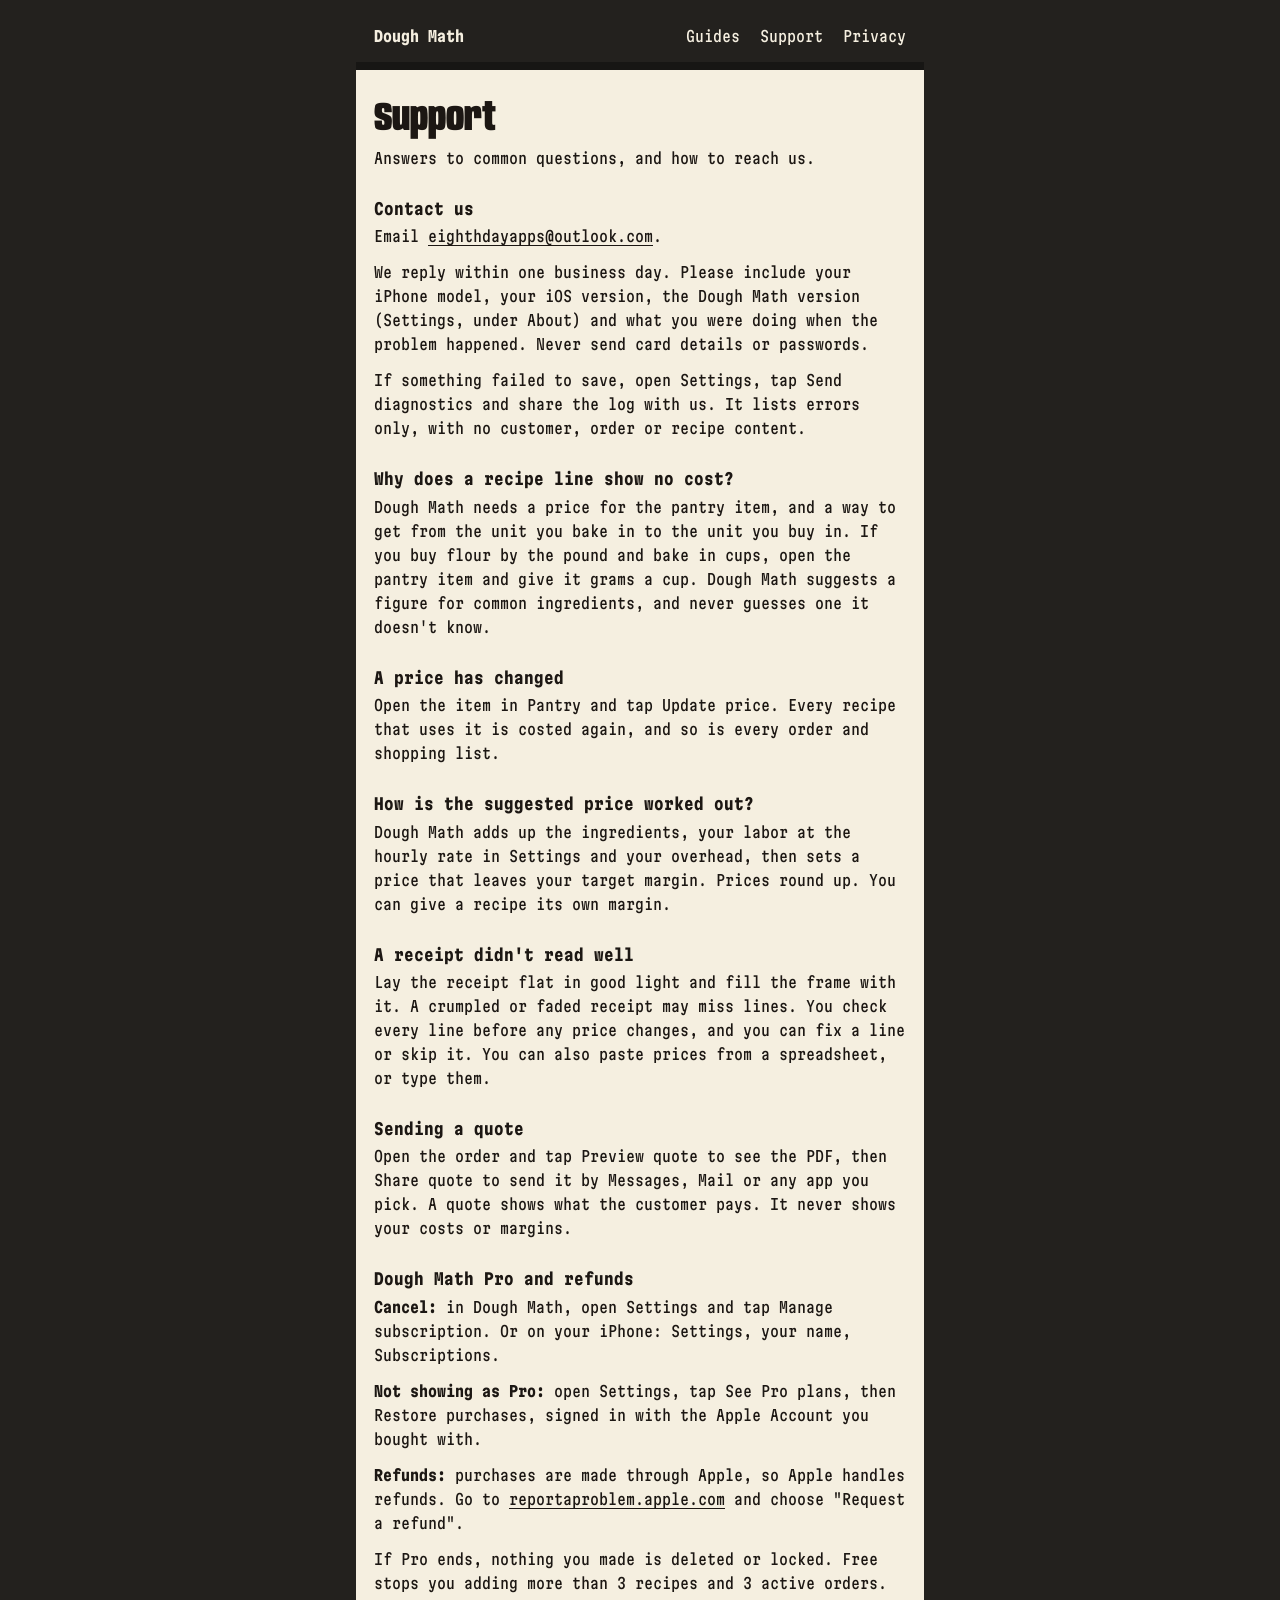
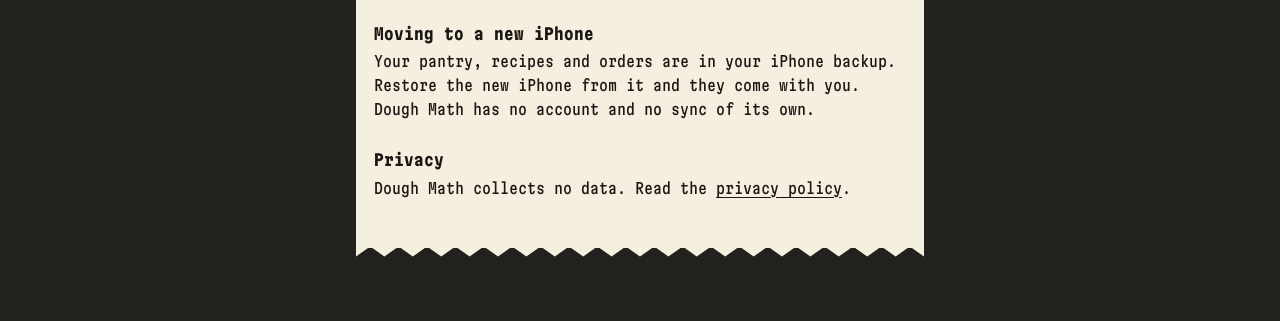
<file: support.html>
<!doctype html>
<html lang="en">
<head>
<meta charset="utf-8">
<meta name="viewport" content="width=device-width, initial-scale=1">
<title>Dough Math Support</title>
<meta name="description" content="Help with Dough Math: pantry prices, recipe costs, receipts, quotes, Dough Math Pro and how to get in touch.">
<link rel="stylesheet" href="style.css">
</head>
<body>
<div class="counter">
<nav><a class="name" href="./">Dough Math</a><a href="./#guides">Guides</a><a href="support.html">Support</a><a href="privacy.html">Privacy</a></nav>
<div class="slot"></div>
<main class="slip">
  <h1>Support</h1>
  <p>Answers to common questions, and how to reach us.</p>

  <h2>Contact us</h2>
  <p>Email <a href="mailto:eighthdayapps@outlook.com">eighthdayapps@outlook.com</a>.</p>
  <p>We reply within one business day. Please include your iPhone model, your iOS version, the Dough Math version (Settings, under About) and what you were doing when the problem happened. Never send card details or passwords.</p>
  <p>If something failed to save, open Settings, tap Send diagnostics and share the log with us. It lists errors only, with no customer, order or recipe content.</p>

  <h2>Why does a recipe line show no cost?</h2>
  <p>Dough Math needs a price for the pantry item, and a way to get from the unit you bake in to the unit you buy in. If you buy flour by the pound and bake in cups, open the pantry item and give it grams a cup. Dough Math suggests a figure for common ingredients, and never guesses one it doesn't know.</p>

  <h2>A price has changed</h2>
  <p>Open the item in Pantry and tap Update price. Every recipe that uses it is costed again, and so is every order and shopping list.</p>

  <h2>How is the suggested price worked out?</h2>
  <p>Dough Math adds up the ingredients, your labor at the hourly rate in Settings and your overhead, then sets a price that leaves your target margin. Prices round up. You can give a recipe its own margin.</p>

  <h2>A receipt didn't read well</h2>
  <p>Lay the receipt flat in good light and fill the frame with it. A crumpled or faded receipt may miss lines. You check every line before any price changes, and you can fix a line or skip it. You can also paste prices from a spreadsheet, or type them.</p>

  <h2>Sending a quote</h2>
  <p>Open the order and tap Preview quote to see the PDF, then Share quote to send it by Messages, Mail or any app you pick. A quote shows what the customer pays. It never shows your costs or margins.</p>

  <h2>Dough Math Pro and refunds</h2>
  <p><strong>Cancel:</strong> in Dough Math, open Settings and tap Manage subscription. Or on your iPhone: Settings, your name, Subscriptions.</p>
  <p><strong>Not showing as Pro:</strong> open Settings, tap See Pro plans, then Restore purchases, signed in with the Apple Account you bought with.</p>
  <p><strong>Refunds:</strong> purchases are made through Apple, so Apple handles refunds. Go to <a href="https://reportaproblem.apple.com">reportaproblem.apple.com</a> and choose "Request a refund".</p>
  <p>If Pro ends, nothing you made is deleted or locked. Free stops you adding more than 3 recipes and 3 active orders.</p>

  <h2>Moving to a new iPhone</h2>
  <p>Your pantry, recipes and orders are in your iPhone backup. Restore the new iPhone from it and they come with you. Dough Math has no account and no sync of its own.</p>

  <h2>Privacy</h2>
  <p>Dough Math collects no data. Read the <a href="privacy.html">privacy policy</a>.</p>
</main>
<div class="tear"></div>
</div>
</body>
</html>
</file>
<file: style.css>
@font-face {
  font-family: "Martian Mono";
  src: url("fonts/MartianMono.ttf") format("truetype");
  font-weight: 100 800;
  font-stretch: 75% 112.5%;
  font-display: swap;
}
@font-face {
  font-family: "Anybody";
  src: url("fonts/Anybody.ttf") format("truetype");
  font-weight: 100 900;
  font-stretch: 50% 150%;
  font-display: swap;
}
:root {
  --paper: #F5EFE0;
  --counter: #23211E;
  --slot: #171614;
  --ink: #1C1713;
  --faded: #5E554B;
  --counter-print: #F5EFE0;
}
@media (prefers-color-scheme: dark) {
  :root {
    --paper: #443C32;
    --counter: #131211;
    --slot: #060505;
    --ink: #F5EFE0;
    --faded: #B9AE9D;
    --counter-print: #F5EFE0;
  }
}
* { box-sizing: border-box; }
body {
  margin: 0;
  background: var(--counter);
  color: var(--ink);
  font: 400 15px/1.6 "Martian Mono", ui-monospace, Menlo, monospace;
  font-stretch: 75%;
  font-variant-numeric: tabular-nums;
}
.counter { max-width: 600px; margin: 0 auto; padding: 24px 16px 64px; }
nav { display: flex; gap: 20px; align-items: baseline; padding: 0 18px 14px; }
nav a { color: var(--counter-print); text-decoration: none; }
nav a:hover, nav a:focus-visible { text-decoration: underline; }
nav .name { font-weight: 700; margin-right: auto; }
.slot { height: 8px; background: var(--slot); }
.slip { background: var(--paper); padding: 28px 18px 36px; }
.tear {
  height: 10px;
  background: var(--paper);
  clip-path: polygon(0 0, 100% 0, 100% 100%, 97.5% 0, 95% 100%, 92.5% 0, 90% 100%, 87.5% 0, 85% 100%, 82.5% 0, 80% 100%, 77.5% 0, 75% 100%, 72.5% 0, 70% 100%, 67.5% 0, 65% 100%, 62.5% 0, 60% 100%, 57.5% 0, 55% 100%, 52.5% 0, 50% 100%, 47.5% 0, 45% 100%, 42.5% 0, 40% 100%, 37.5% 0, 35% 100%, 32.5% 0, 30% 100%, 27.5% 0, 25% 100%, 22.5% 0, 20% 100%, 17.5% 0, 15% 100%, 12.5% 0, 10% 100%, 7.5% 0, 5% 100%, 2.5% 0, 0 100%);
  margin-top: -1px;
}
h1 {
  font: 900 40px/1.05 "Anybody", "Arial Narrow", sans-serif;
  font-stretch: 62%;
  margin: 0 0 6px;
}
h2 { font-size: 16px; font-weight: 700; line-height: 1.4; margin: 28px 0 4px; }
p, ul { margin: 0 0 12px; }
ul { padding-left: 20px; }
a { color: var(--ink); text-underline-offset: 3px; }
.faded { color: var(--faded); font-size: 13px; }
.band { background: var(--ink); color: var(--paper); padding: 16px 18px; margin: 20px -18px 4px; }
.band p { margin: 0; }
h2[id] { scroll-margin-top: 16px; }
ol { margin: 0 0 12px; padding-left: 22px; }
li { margin-bottom: 4px; }
.lede { font-size: 16px; }
.line { display: flex; align-items: baseline; margin: 0 0 6px; }
.line .lead { flex: 1 1 12px; min-width: 12px; margin: 0 6px; border-bottom: 2px dotted var(--faded); }
.line .fig { white-space: nowrap; text-align: right; }
.line.sum { border-top: 1.5px solid var(--ink); padding-top: 8px; margin-top: 8px; font-weight: 700; }
.line .note { color: var(--faded); }
table { width: 100%; border-collapse: collapse; font-size: 13px; margin: 0 0 16px; }
caption { text-align: left; font-weight: 700; font-size: 14px; padding: 12px 0 4px; }
th { text-align: left; font-weight: 400; color: var(--faded); padding: 2px 0 4px; vertical-align: bottom; }
td { padding: 2px 0; vertical-align: baseline; }
tbody th { color: var(--ink); padding: 2px 0; vertical-align: baseline; }
th.fig, td.fig { text-align: right; padding-left: 10px; white-space: nowrap; }
.fits { border: 1.5px solid var(--ink); padding: 14px 16px 4px; margin: 8px 0 0; }
a.store { display: inline-block; border: 1.5px solid var(--ink); padding: 8px 14px; font-weight: 700; text-decoration: none; }
a.store:hover, a.store:focus-visible { text-decoration: underline; }
.guides { list-style: none; padding: 0; }
.guides li { margin-bottom: 10px; }
.guides a { font-weight: 700; }
.guides span { display: block; color: var(--faded); font-size: 13px; }
footer { padding: 20px 18px 0; color: var(--counter-print); font-size: 13px; }
footer a { color: var(--counter-print); }
footer p { margin: 0 0 8px; }
.calc fieldset { border: 0; margin: 0; padding: 0; }
.field { display: flex; align-items: center; justify-content: space-between; gap: 12px; margin: 0 0 10px; }
.field label { flex: 1 1 auto; }
.field .unit { color: var(--faded); }
.field input {
  flex: 0 0 9.5ch;
  width: 9.5ch;
  font: inherit;
  font-stretch: 75%;
  text-align: right;
  color: var(--ink);
  background: transparent;
  border: 1.5px solid var(--ink);
  border-radius: 0;
  padding: 6px 8px;
}
.field input:focus-visible, a:focus-visible { outline: 2px solid var(--ink); outline-offset: 2px; }
.field input[aria-invalid="true"] { border-width: 3px; }
.hint { color: var(--faded); font-size: 12px; margin: -6px 0 10px; }
.hint.problem { color: var(--ink); font-weight: 700; }
.band .big {
  display: inline-block;
  font-weight: 800;
  font-size: 26px;
  line-height: 1;
  transform: scaleY(1.5);
  transform-origin: 0 100%;
  margin-top: 16px;
}
.band .line .lead { border-bottom-color: var(--paper); }
footer a:focus-visible, nav a:focus-visible { outline-color: var(--counter-print); }
.calc legend { padding: 0; margin: 0 0 12px; }
nav .name { white-space: nowrap; }
@media (max-width: 420px) {
  nav { gap: 14px; font-size: 14px; }
}
</file>
